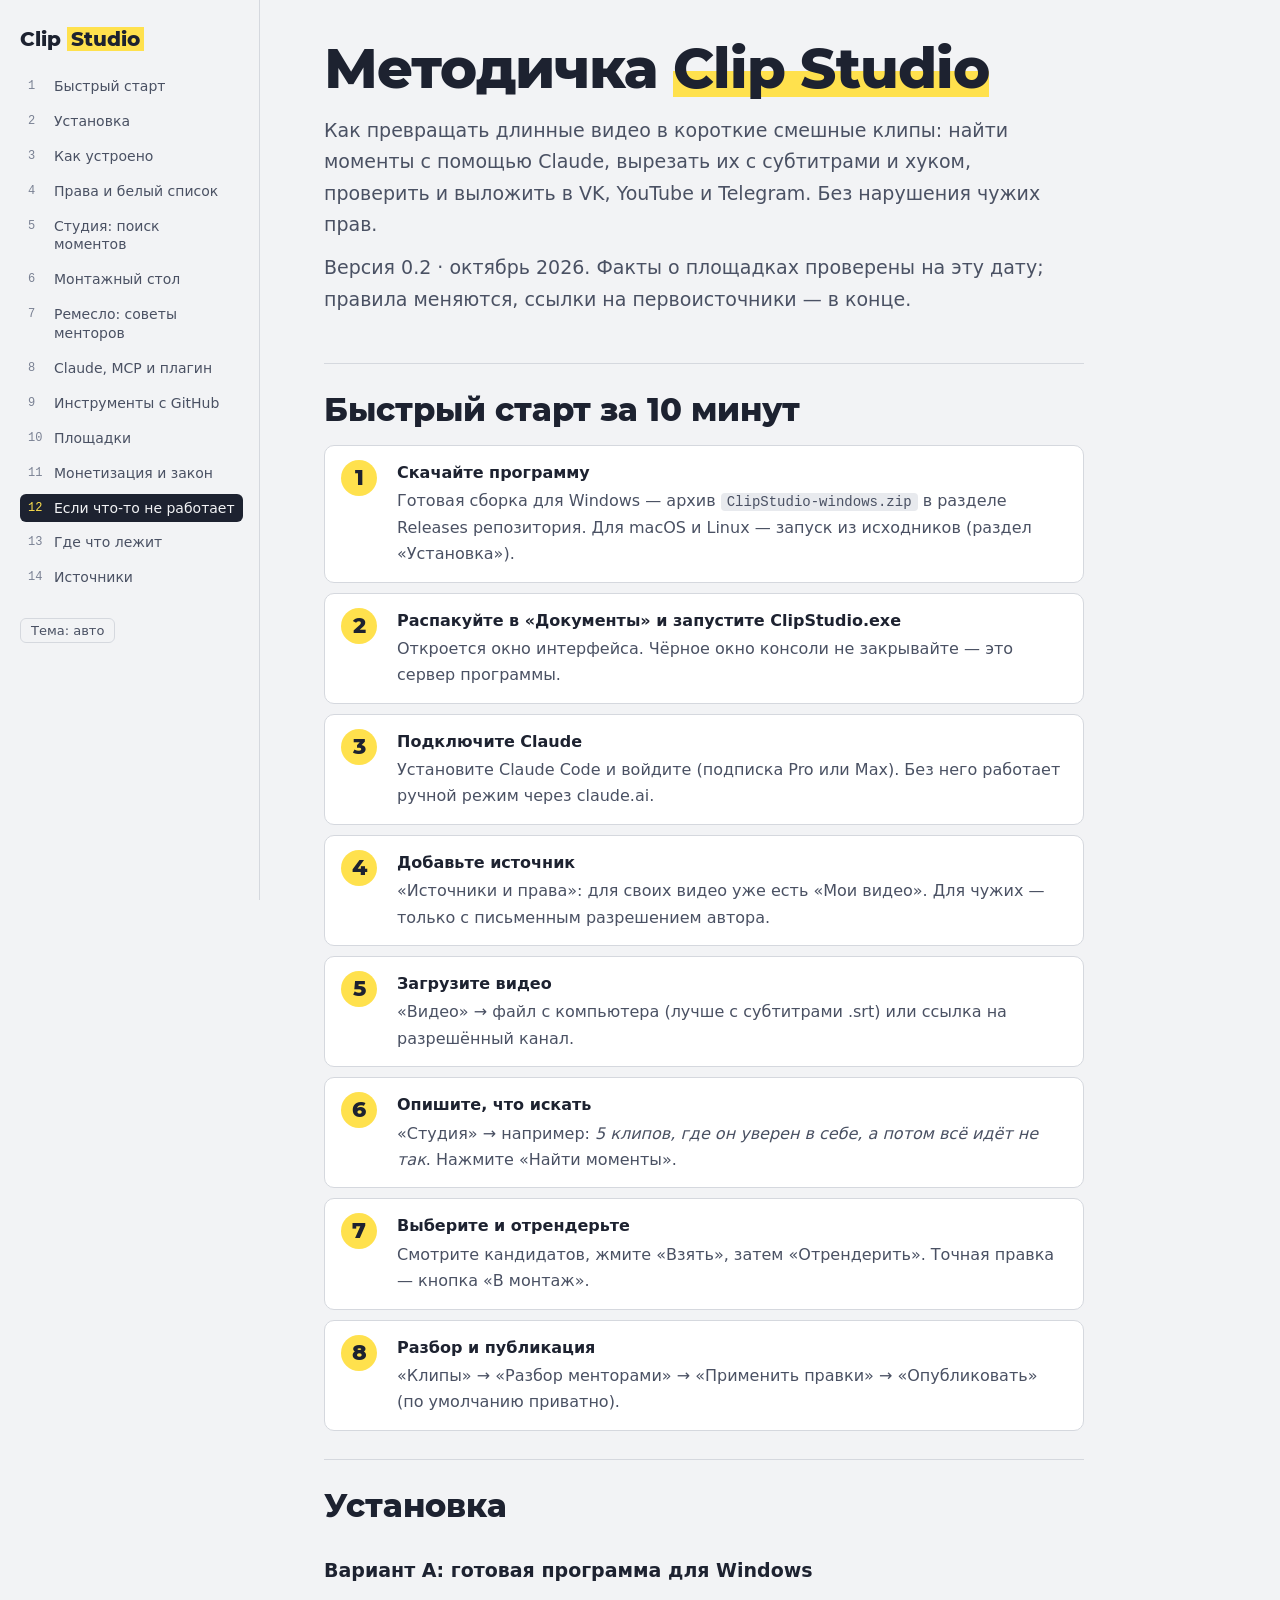
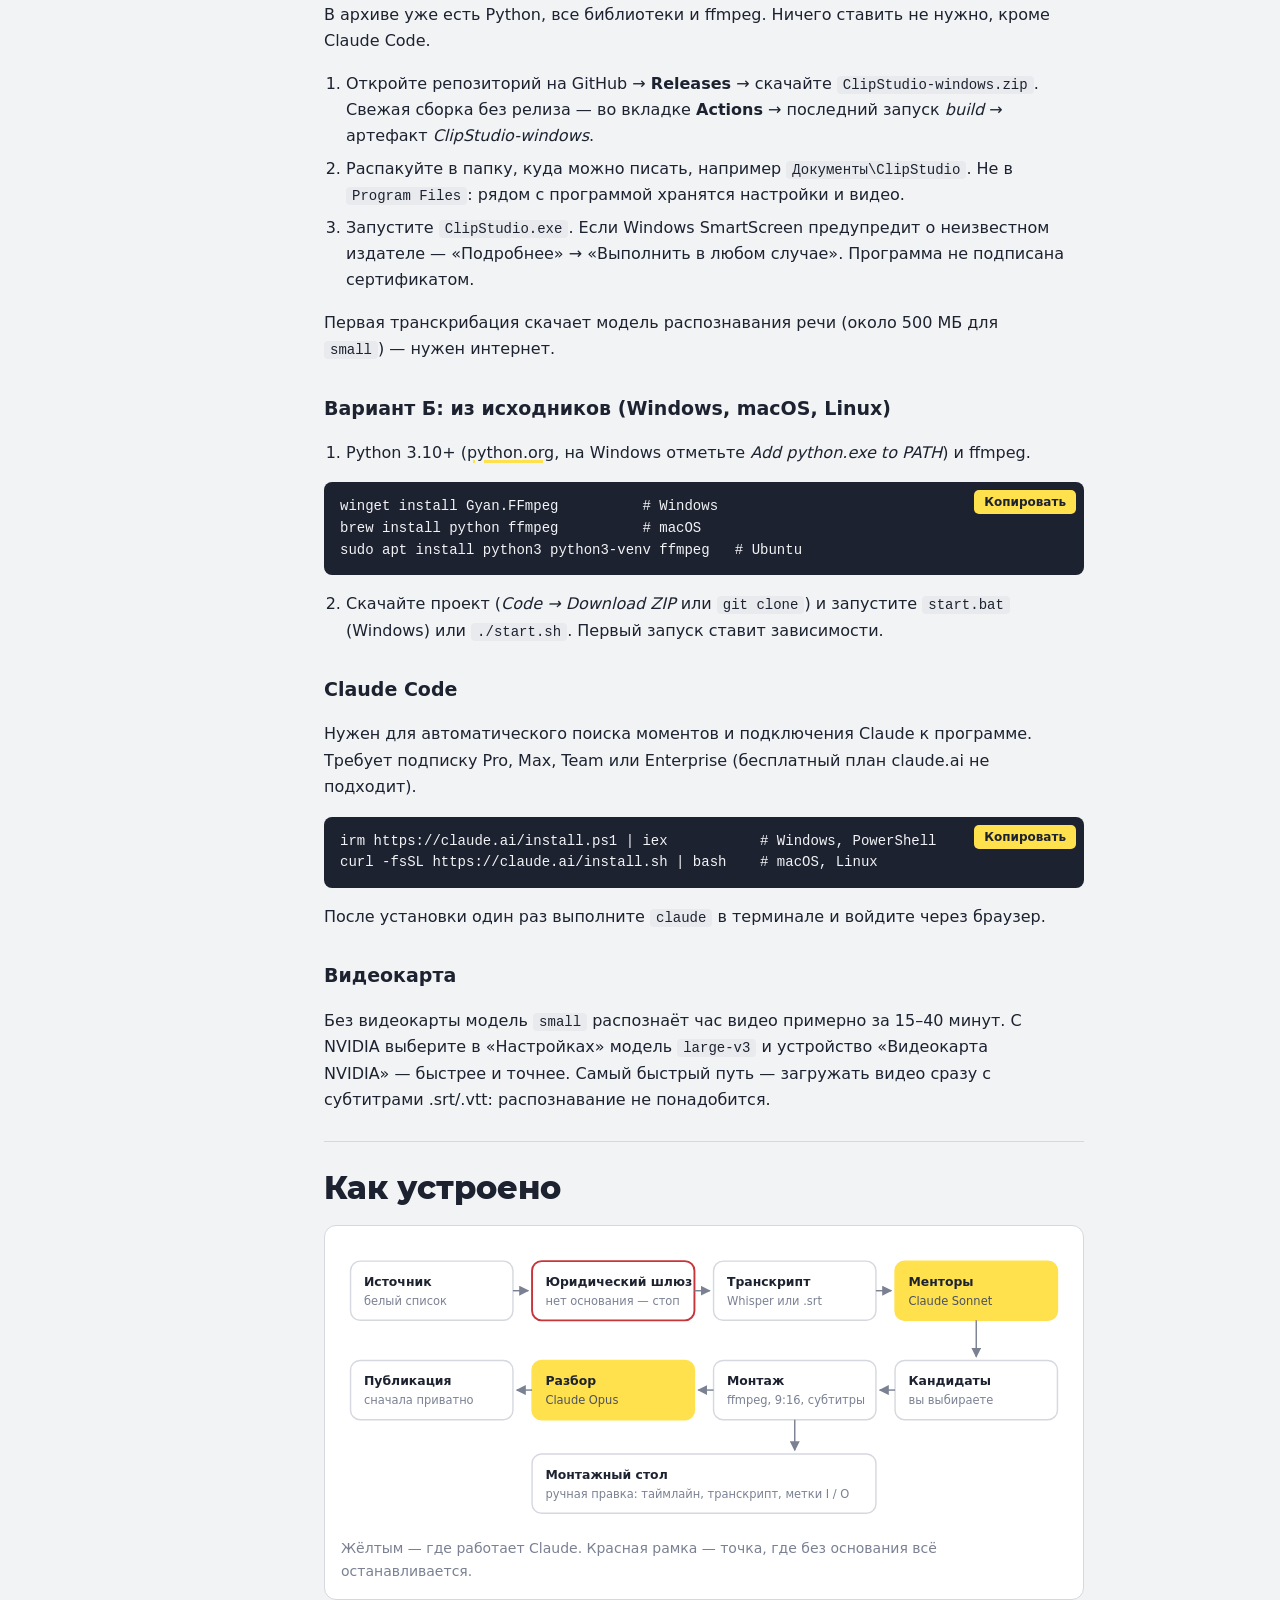
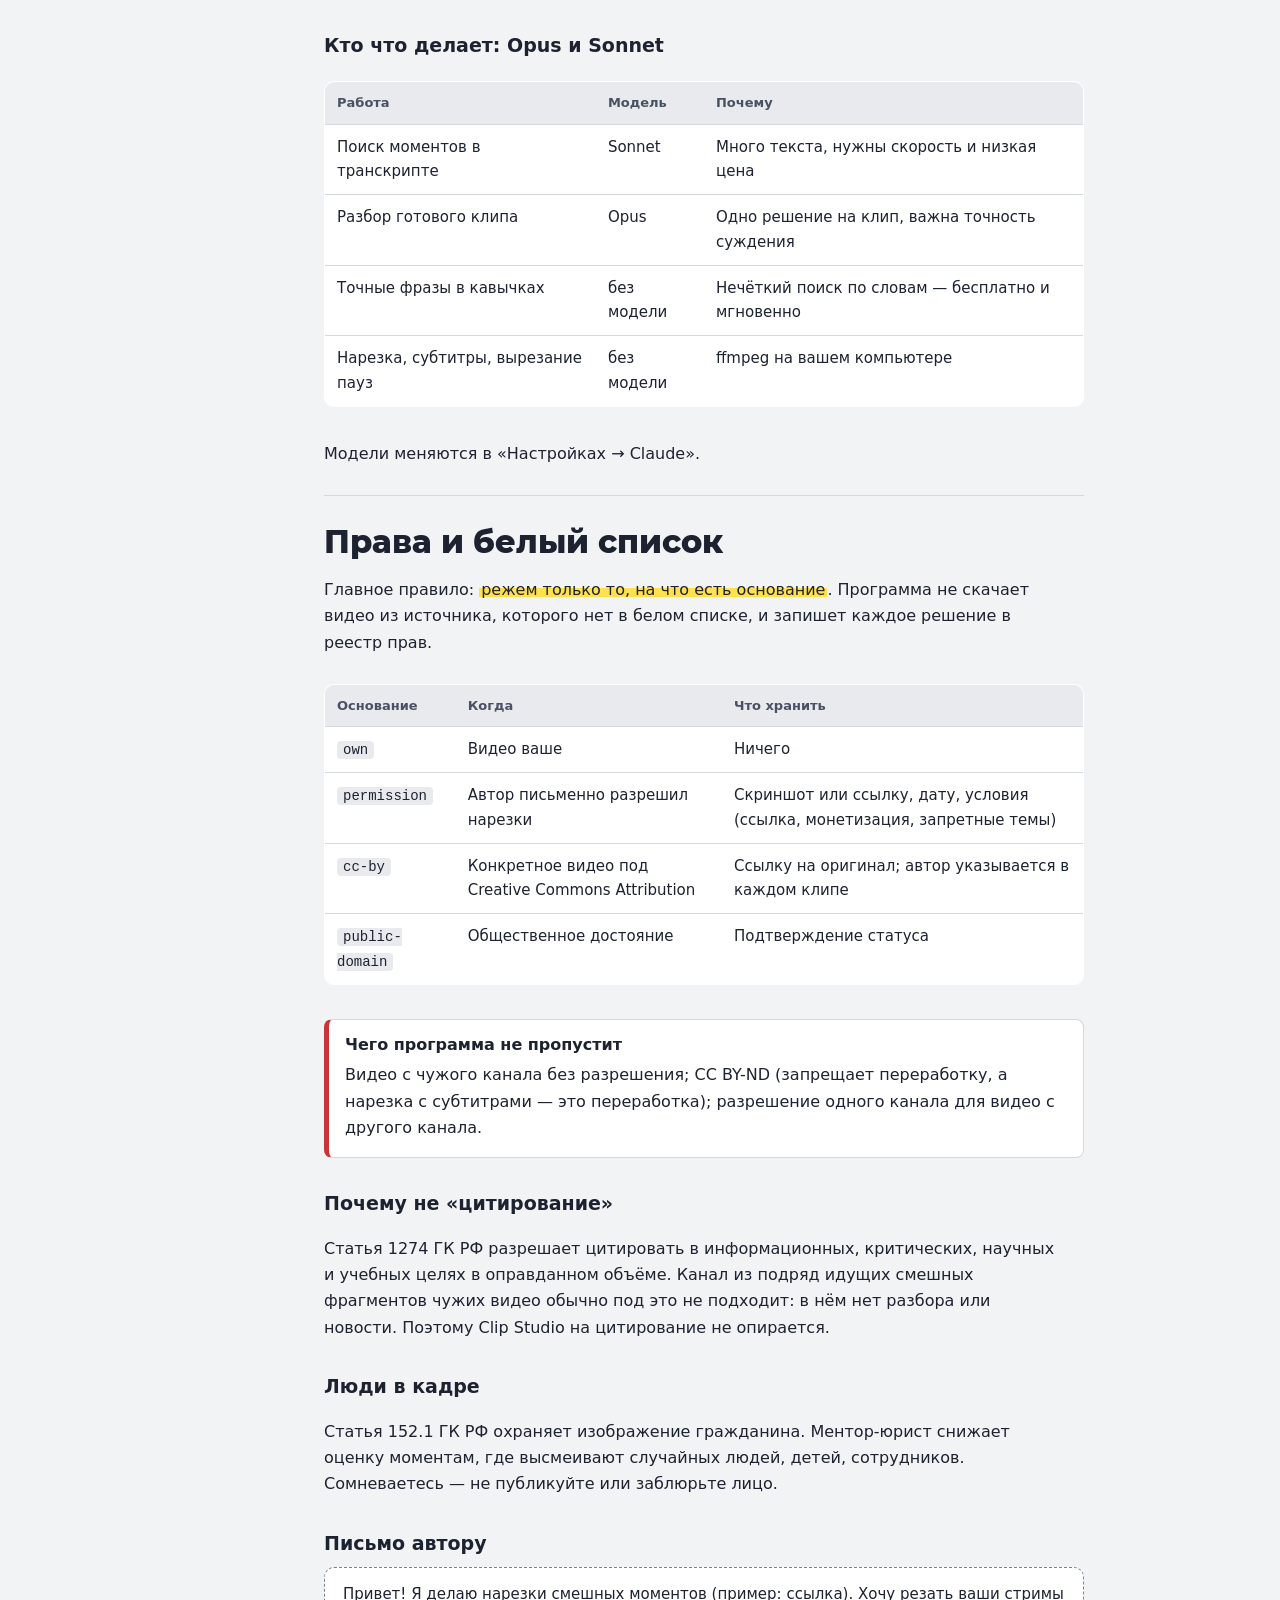
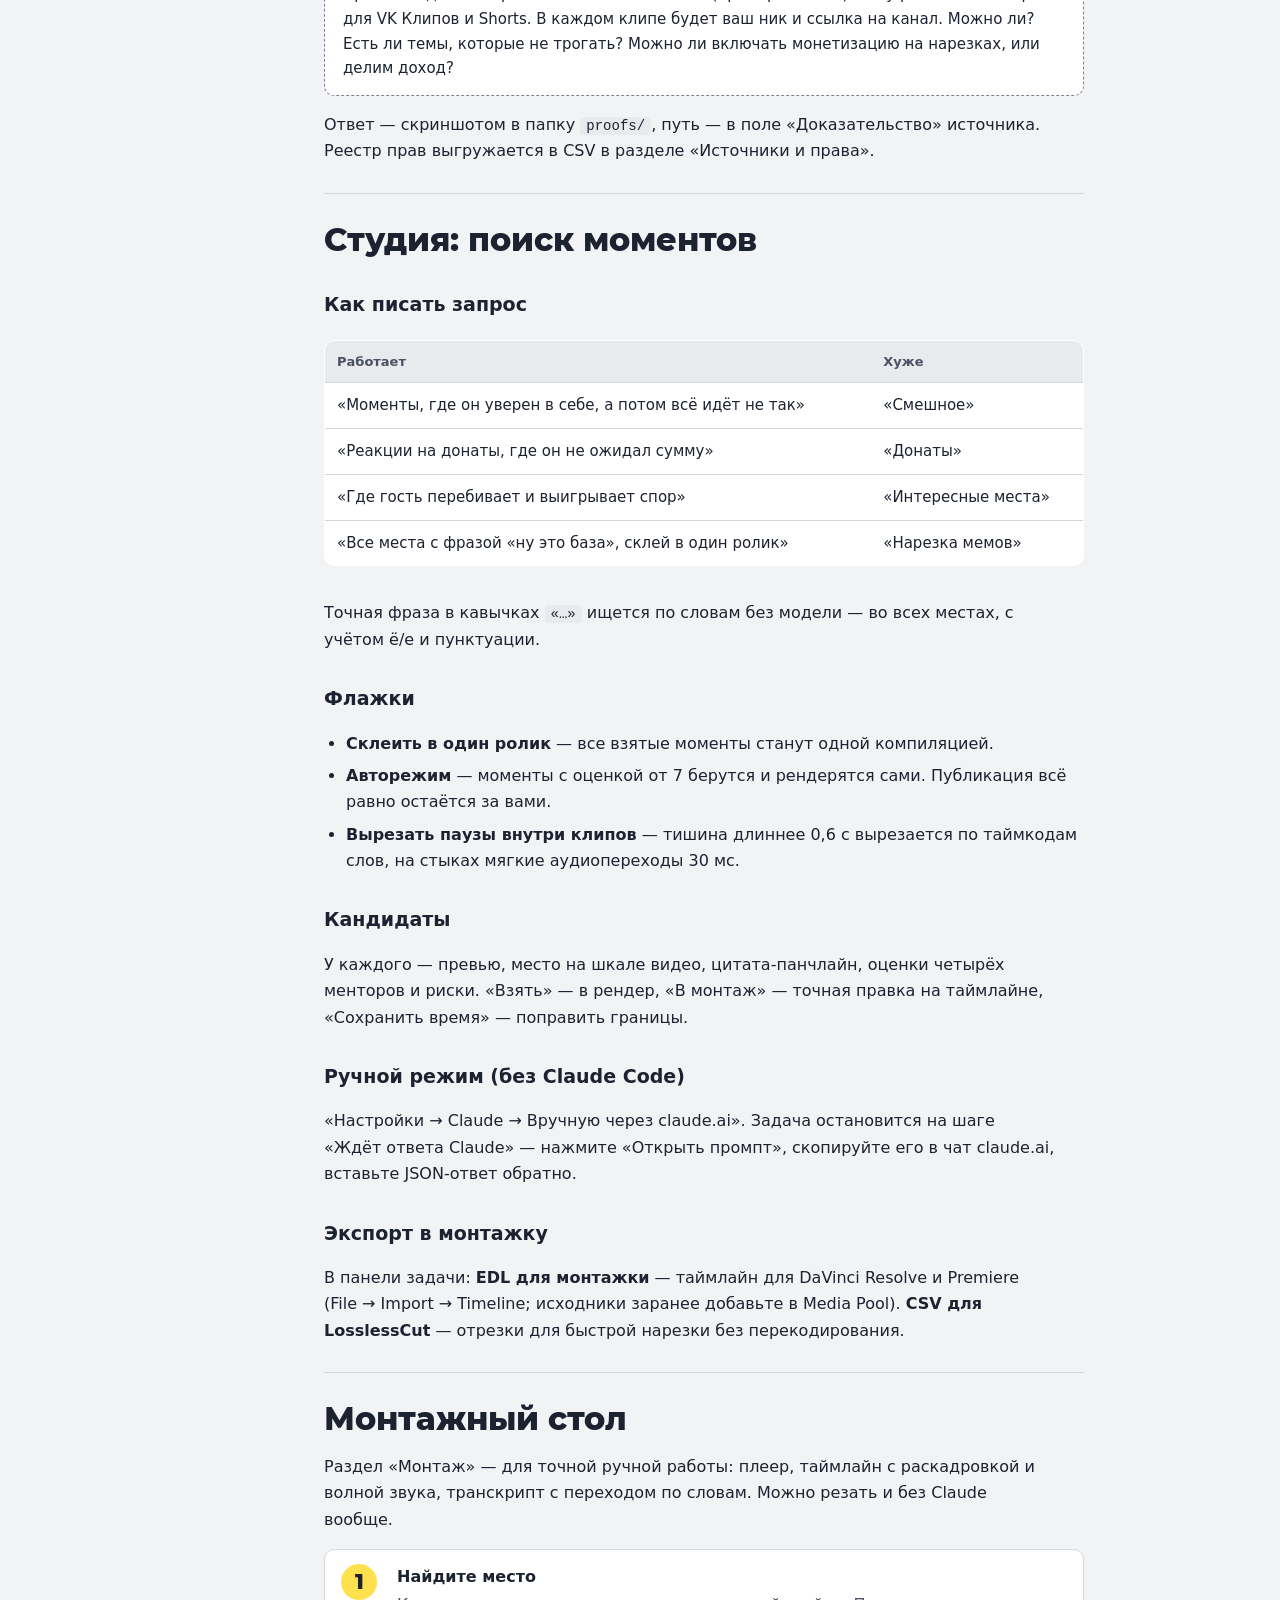
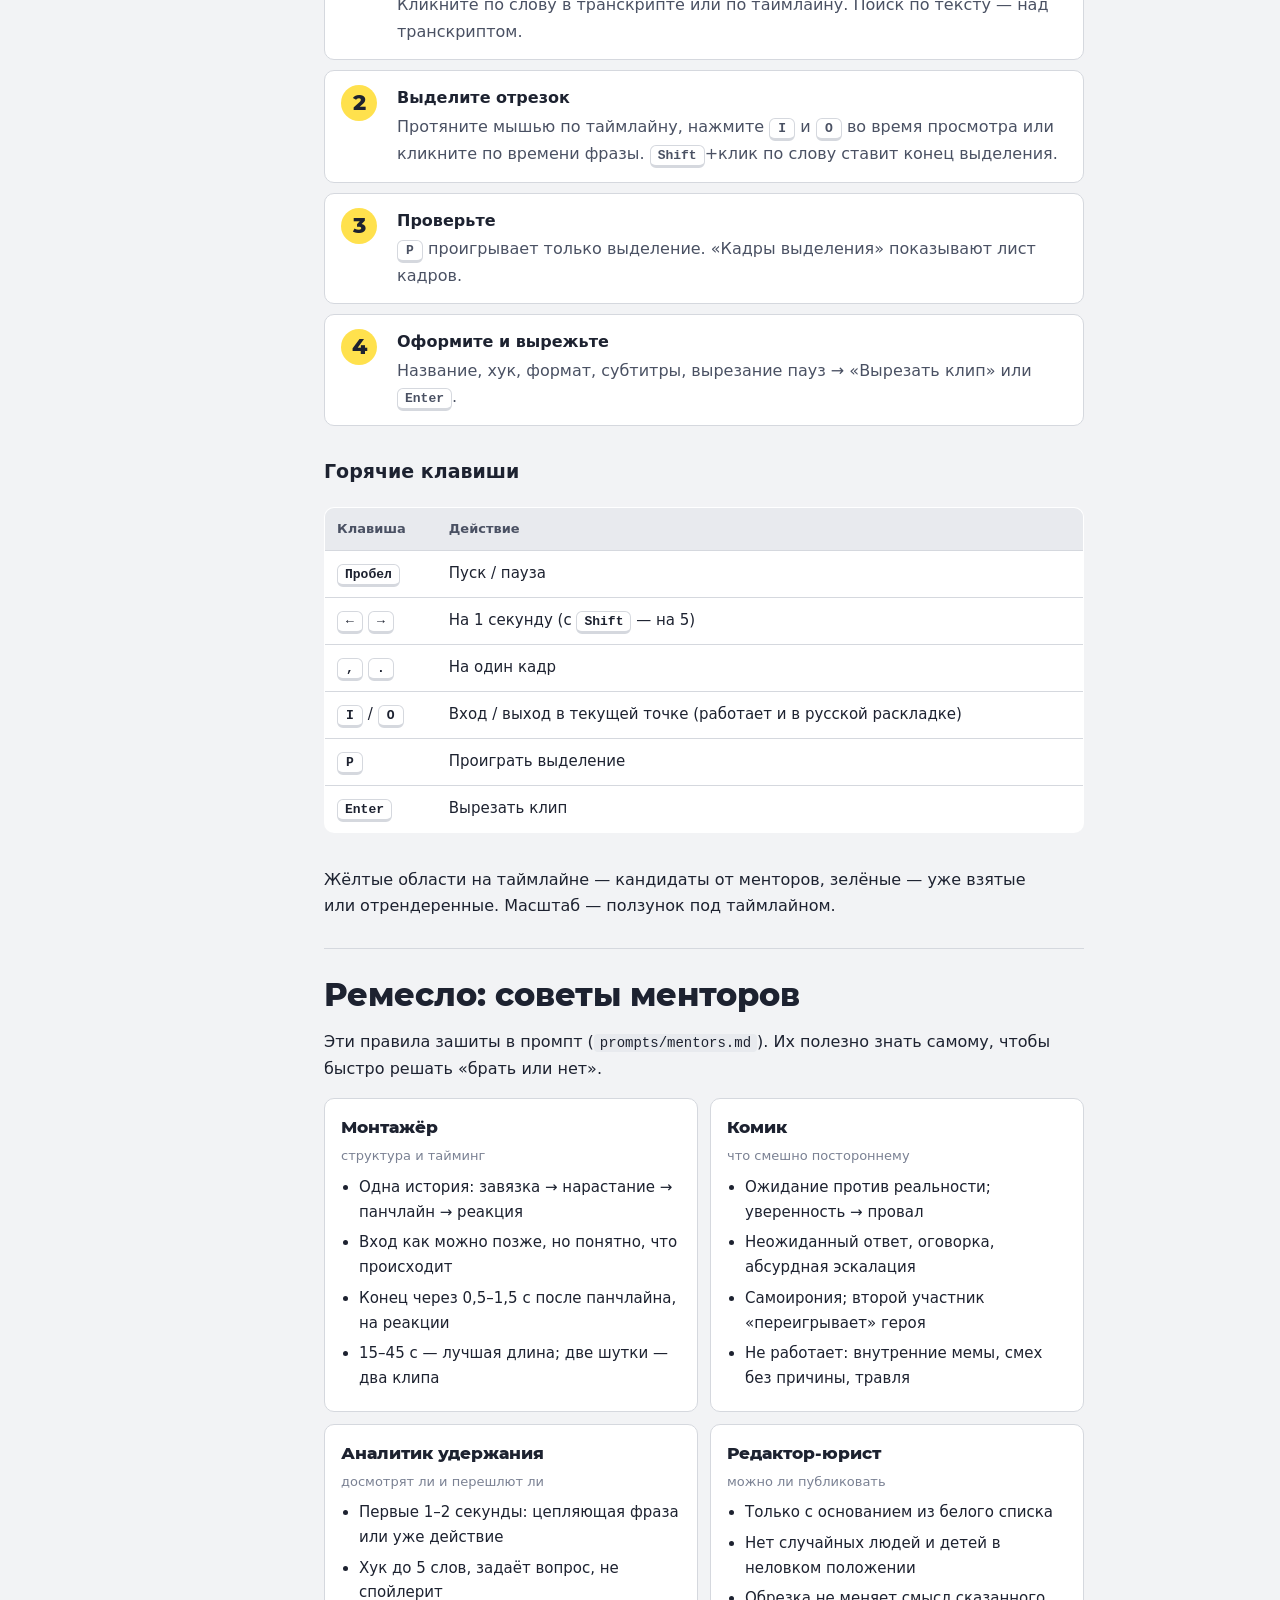
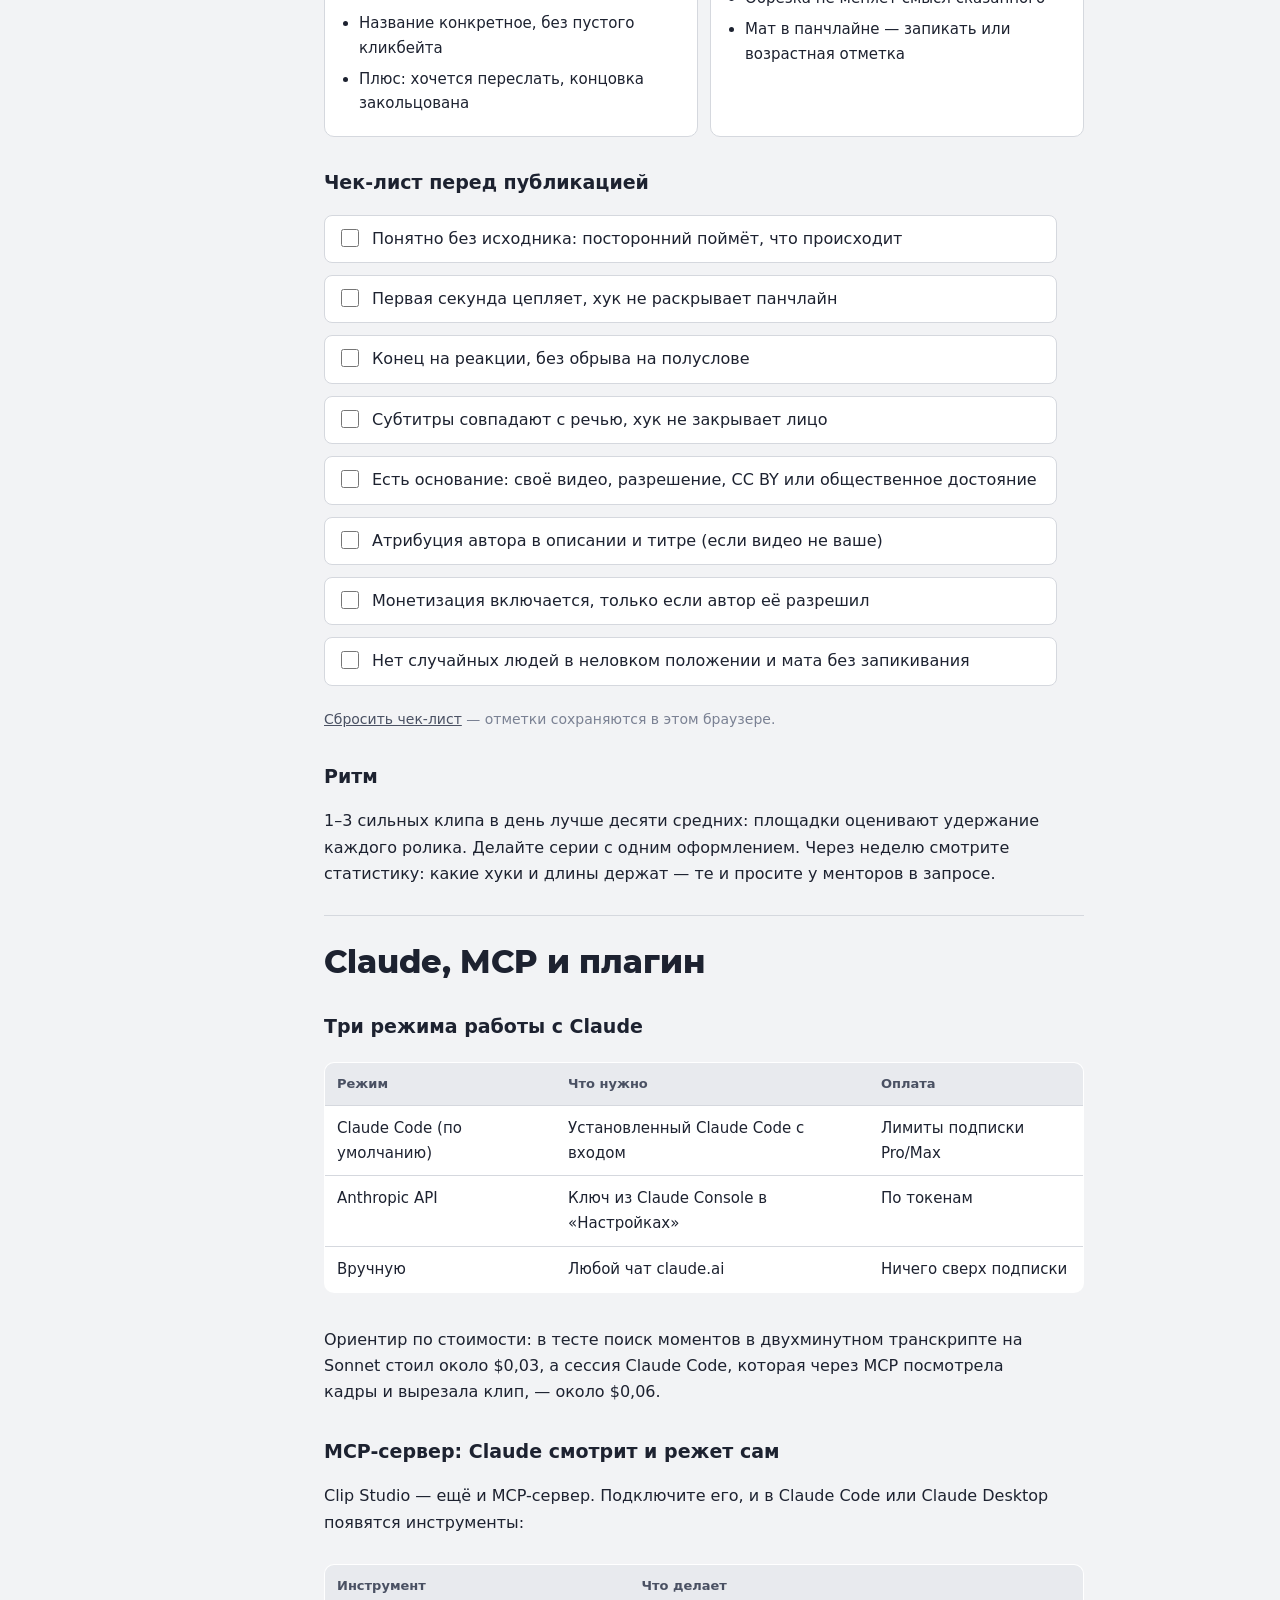
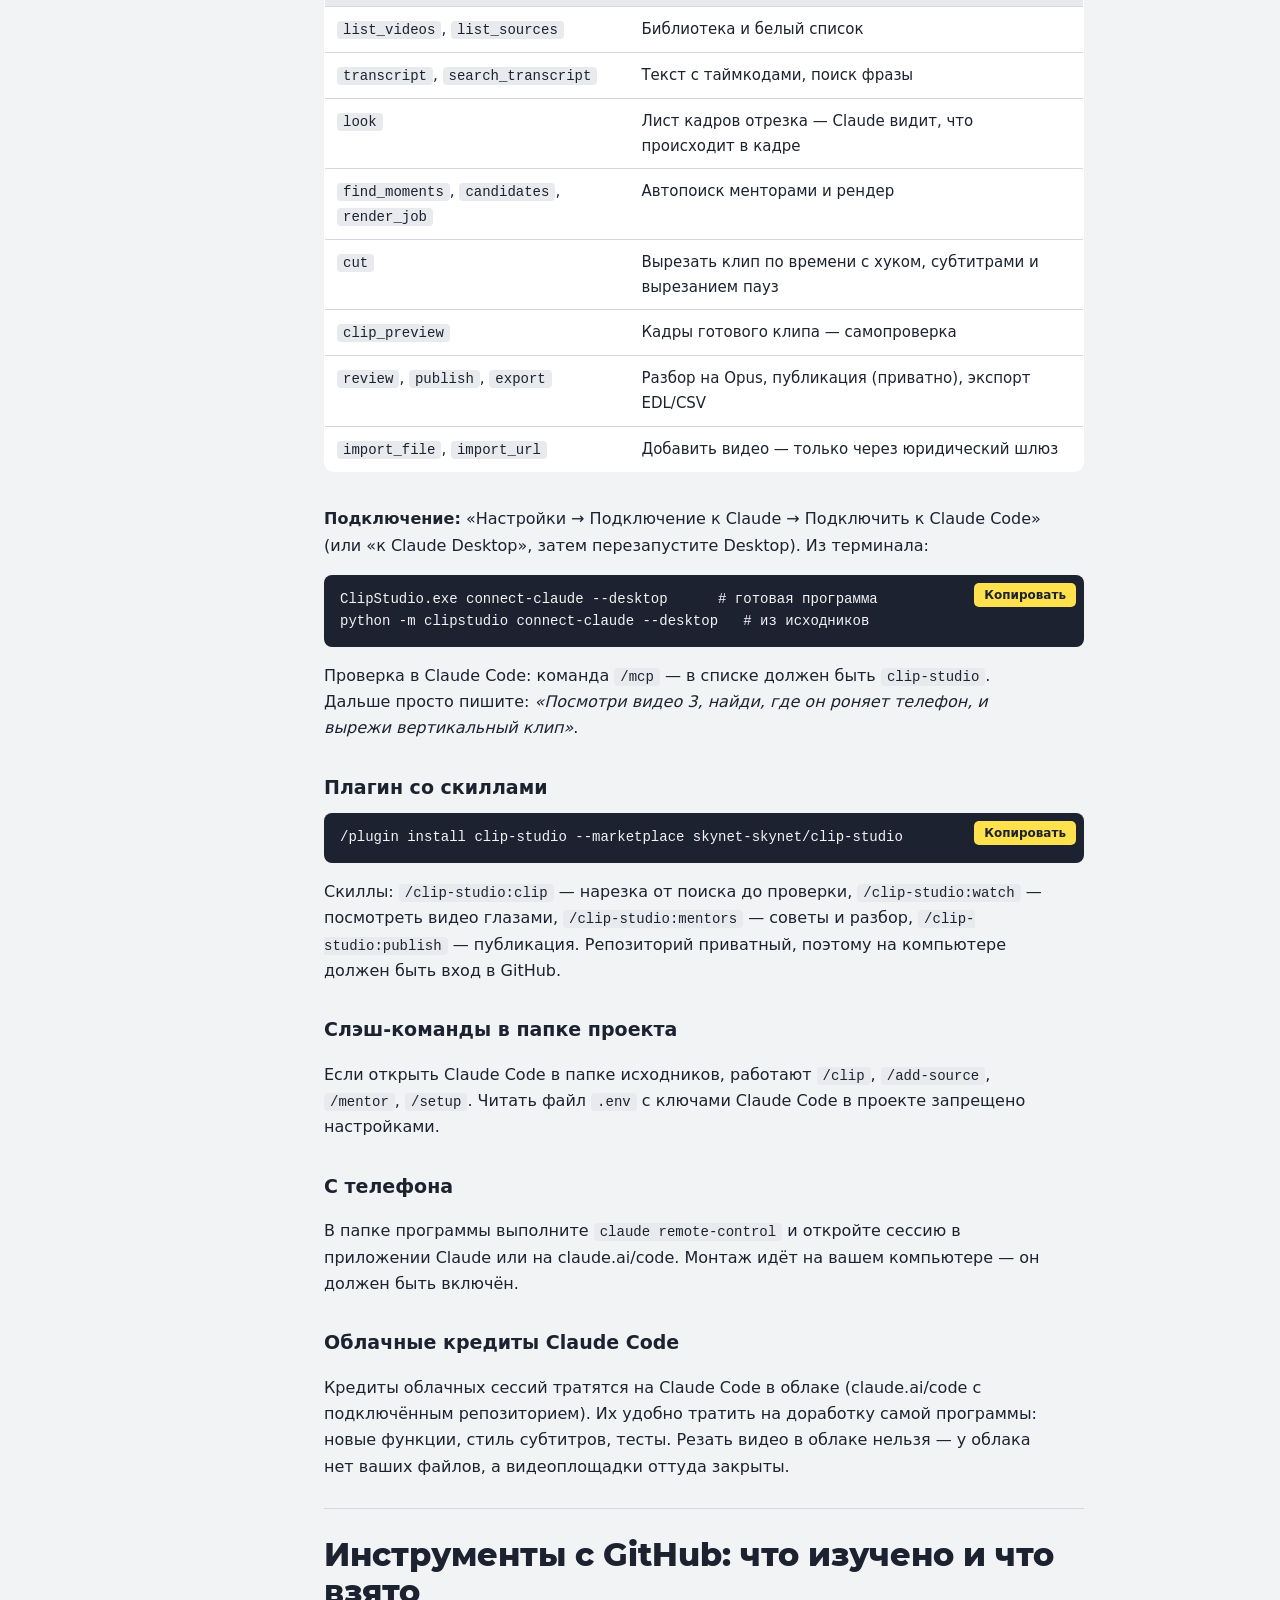
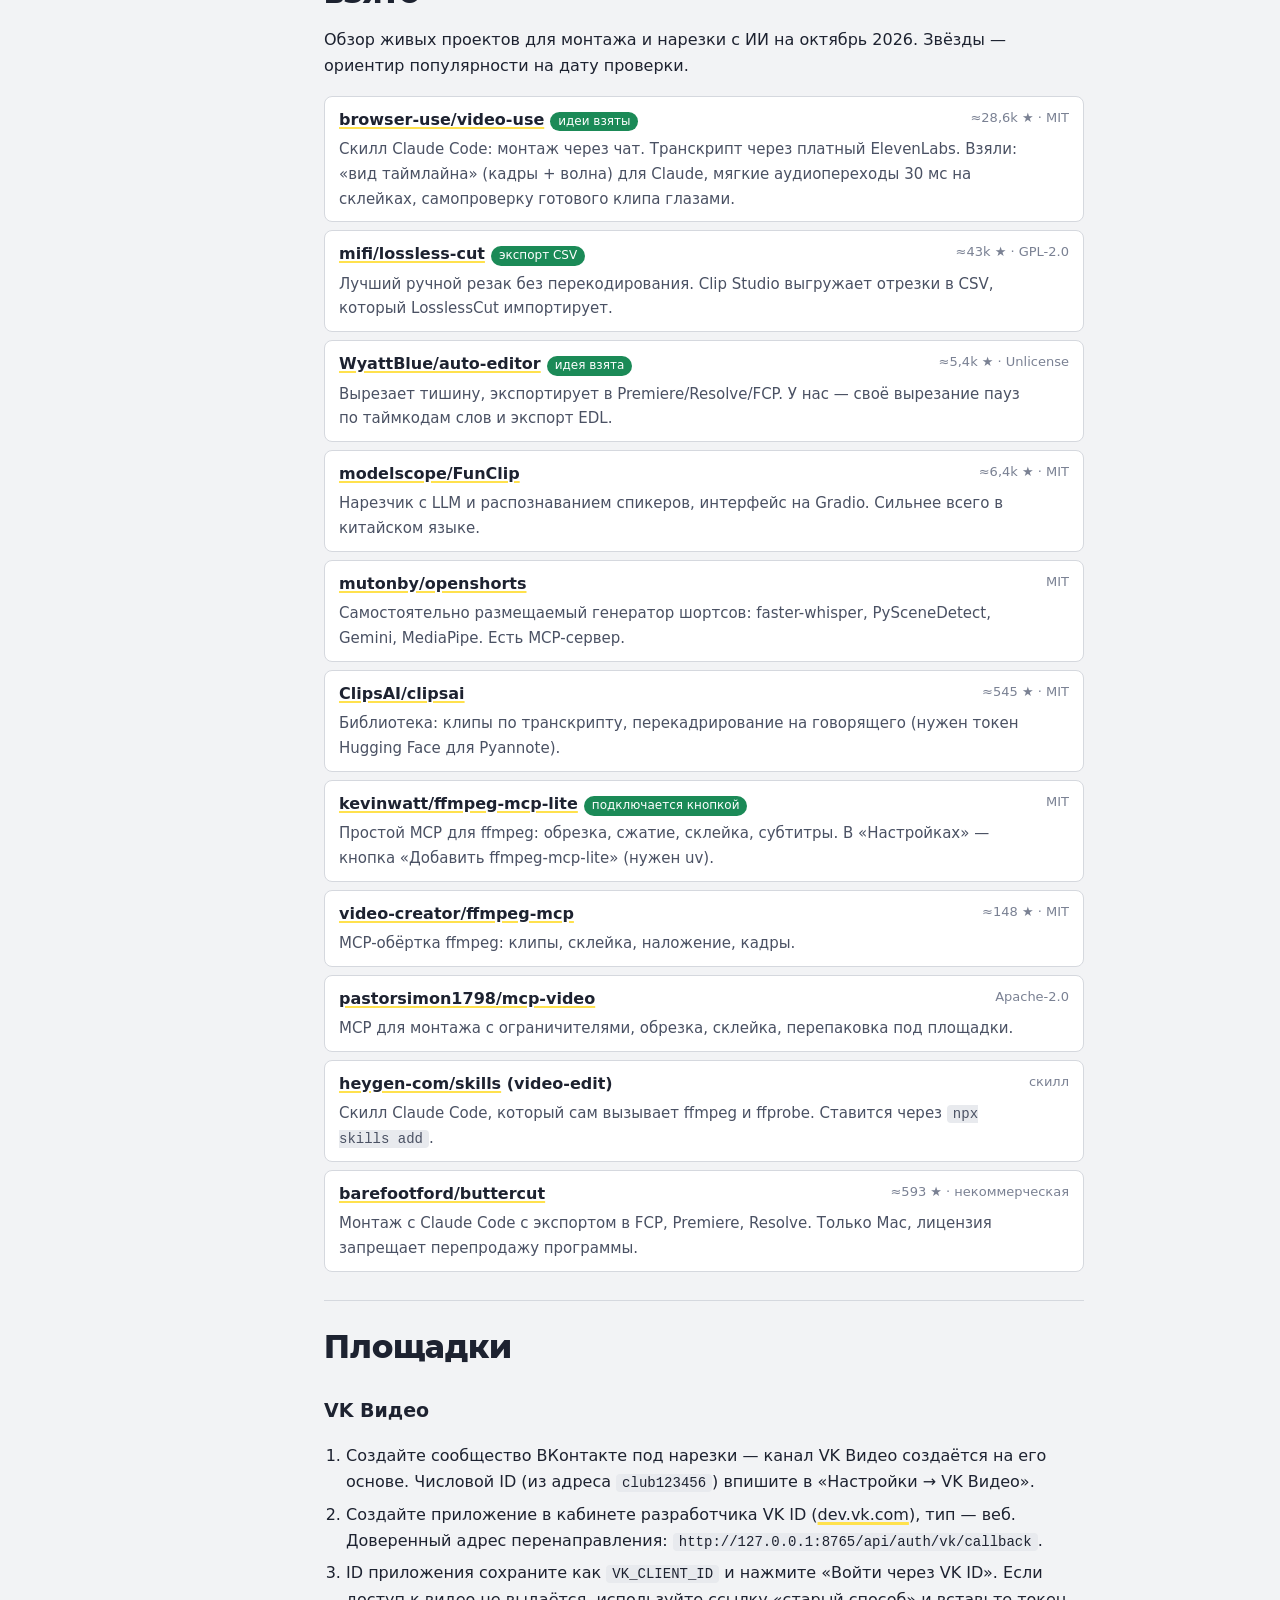
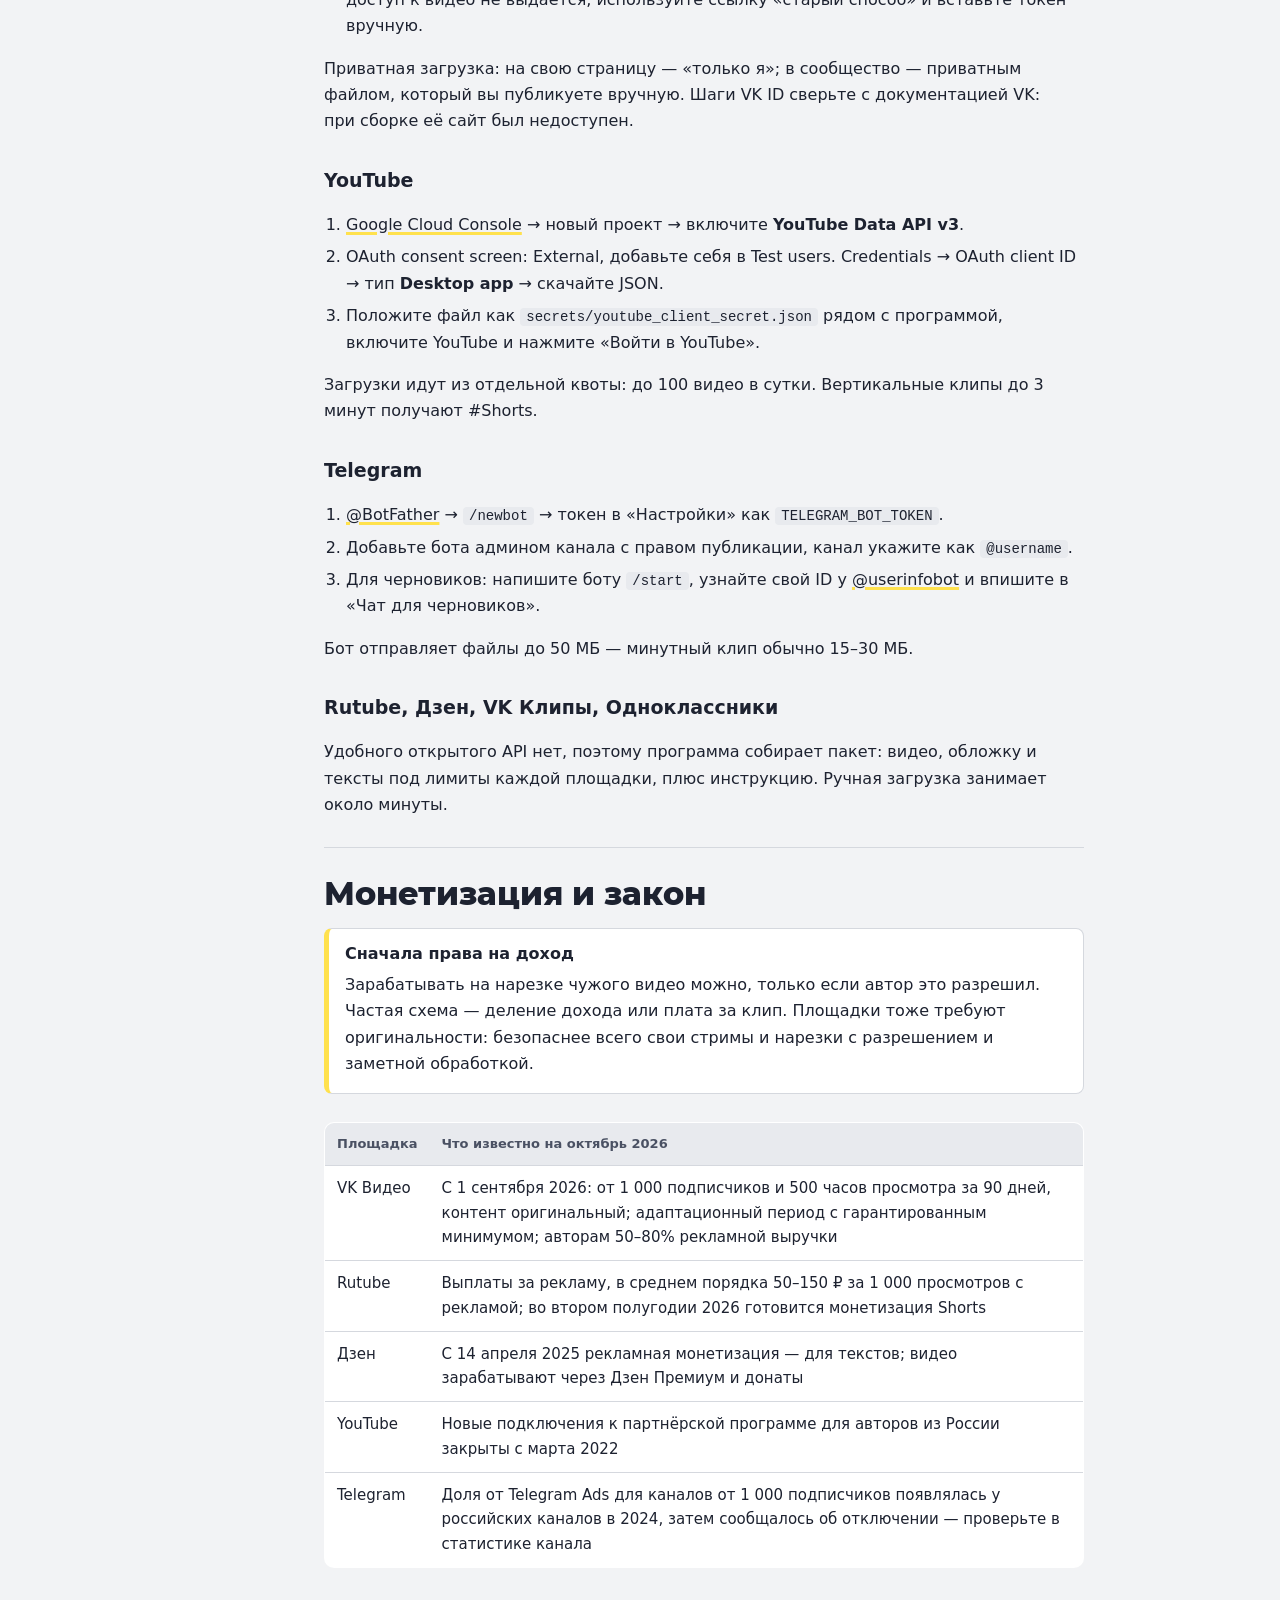
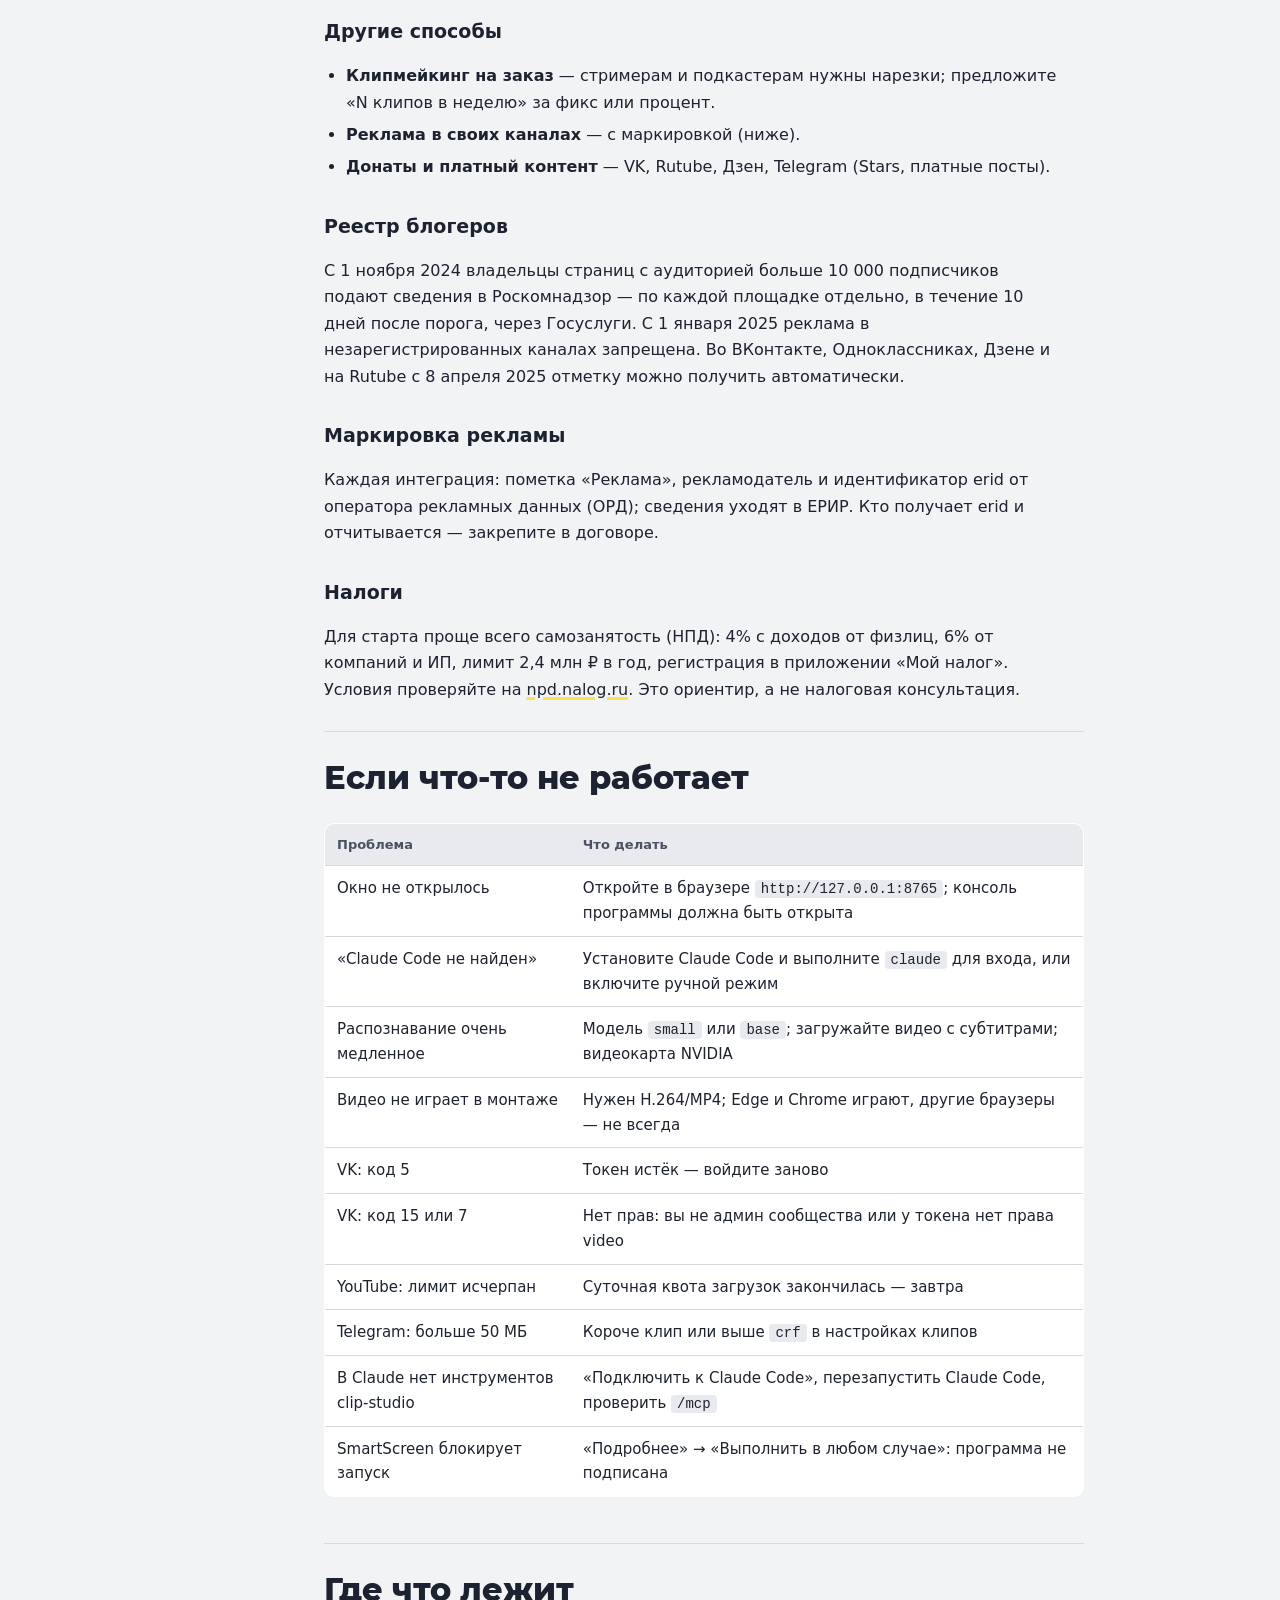
<file: docs/manual.html>
<!doctype html>
<html lang="ru">
<head>
<meta charset="utf-8">
<meta name="viewport" content="width=device-width, initial-scale=1">
<title>Методичка Clip Studio</title>
<style>
@font-face {
  font-family: "Clip Display";
  src: url("/fonts/Montserrat-ExtraBold.ttf") format("truetype"), url("../fonts/Montserrat-ExtraBold.ttf") format("truetype");
  font-weight: 800;
  font-display: swap;
}
:root {
  --paper: #f2f3f5; --surface: #ffffff; --sunken: #e8eaee; --ink: #1d2230; --ink-2: #4a5163; --ink-3: #7a8193;
  --line: #d5d8de; --marker: #ffe14d; --marker-ink: #1d2230; --cut: #c8343a; --go: #1b8a57; --focus: #2f6fed;
  --display: "Clip Display", "Montserrat", "Segoe UI", system-ui, sans-serif;
  --body: system-ui, "Segoe UI", Roboto, "Helvetica Neue", Arial, sans-serif;
  --mono: ui-monospace, "Cascadia Mono", Consolas, monospace;
  color-scheme: light;
}
@media (prefers-color-scheme: dark) {
  :root:not([data-theme="light"]) {
    --paper: #161922; --surface: #1f2330; --sunken: #262b39; --ink: #e9ebf0; --ink-2: #b7bccb; --ink-3: #8a90a2;
    --line: #343a4b; --cut: #ff6b70; --go: #3ccf8a; --focus: #7aa2ff; color-scheme: dark;
  }
}
:root[data-theme="dark"] {
  --paper: #161922; --surface: #1f2330; --sunken: #262b39; --ink: #e9ebf0; --ink-2: #b7bccb; --ink-3: #8a90a2;
  --line: #343a4b; --cut: #ff6b70; --go: #3ccf8a; --focus: #7aa2ff; color-scheme: dark;
}
* { box-sizing: border-box; }
html { scroll-behavior: smooth; scroll-padding-top: 16px; }
@media (prefers-reduced-motion: reduce) { html { scroll-behavior: auto; } }
body { margin: 0; background: var(--paper); color: var(--ink); font: 16px/1.65 var(--body); -webkit-font-smoothing: antialiased; }
a { color: inherit; text-decoration-color: var(--marker); text-decoration-thickness: 3px; text-underline-offset: 2px; }
a:hover { text-decoration-color: var(--ink); }
:focus-visible { outline: 2px solid var(--focus); outline-offset: 2px; }

.layout { display: grid; grid-template-columns: 260px minmax(0, 1fr); max-width: 1320px; margin: 0 auto; }
nav.toc { position: sticky; top: 0; align-self: start; height: 100vh; overflow-y: auto; padding: 28px 16px 40px 20px; border-right: 1px solid var(--line); }
.brand { font-family: var(--display); font-size: 20px; line-height: 1.1; margin-bottom: 22px; }
.brand mark { background: var(--marker); color: var(--marker-ink); padding: 0 4px; }
nav.toc ol { list-style: none; margin: 0; padding: 0; counter-reset: s; }
nav.toc li { counter-increment: s; }
nav.toc a { display: grid; grid-template-columns: 26px 1fr; padding: 5px 8px; border-radius: 6px; text-decoration: none; color: var(--ink-2); font-size: 14px; line-height: 1.35; }
nav.toc a::before { content: counter(s); font: 12px var(--mono); color: var(--ink-3); padding-top: 2px; }
nav.toc a:hover { background: var(--sunken); color: var(--ink); }
nav.toc a.active { background: var(--ink); color: var(--paper); }
nav.toc a.active::before { color: var(--marker); }
.theme { margin-top: 20px; border: 1px solid var(--line); background: none; border-radius: 6px; padding: 4px 10px; color: var(--ink-2); cursor: pointer; font: 13px var(--body); }

main { padding: 40px clamp(18px, 5vw, 64px) 120px; min-width: 0; }
.wrap { max-width: 760px; }
header.hero { margin-bottom: 48px; }
header.hero h1 { font-family: var(--display); font-size: clamp(34px, 5vw, 56px); line-height: 1.02; margin: 0 0 18px; letter-spacing: -0.015em; }
header.hero h1 span { background: linear-gradient(transparent 55%, var(--marker) 55%, var(--marker) 92%, transparent 92%); }
header.hero p { font-size: 19px; color: var(--ink-2); margin: 0 0 12px; max-width: 62ch; }
.meta { font-size: 14px; color: var(--ink-3); }

section { padding-top: 28px; margin-top: 28px; border-top: 1px solid var(--line); }
section > h2 { font-family: var(--display); font-size: clamp(24px, 3vw, 32px); line-height: 1.15; margin: 0 0 14px; }
h3 { font-size: 19px; margin: 30px 0 8px; }
h4 { font-size: 16px; margin: 20px 0 6px; }
p, li { max-width: 72ch; }
ul, ol { padding-left: 22px; }
li { margin-bottom: 6px; }
strong { font-weight: 700; }
mark.hl { background: linear-gradient(transparent 40%, var(--marker) 40%, var(--marker) 90%, transparent 90%); color: inherit; padding: 0 2px; }

.steps { list-style: none; padding: 0; counter-reset: st; display: grid; gap: 10px; }
.steps > li { counter-increment: st; display: grid; grid-template-columns: 44px 1fr; gap: 12px; background: var(--surface); border: 1px solid var(--line); border-radius: 10px; padding: 14px 16px; max-width: none; margin: 0; }
.steps > li::before { content: counter(st); font-family: var(--display); font-size: 22px; line-height: 1; width: 36px; height: 36px; display: grid; place-items: center; background: var(--marker); color: var(--marker-ink); border-radius: 50%; }
.steps > li p { margin: 2px 0 0; color: var(--ink-2); }
.steps > li b { display: block; }

code { font: 14px var(--mono); background: var(--sunken); padding: 1px 6px; border-radius: 4px; }
.cmd { position: relative; margin: 10px 0 14px; }
.cmd pre { margin: 0; background: var(--ink); color: var(--paper); padding: 14px 16px; padding-right: 96px; border-radius: 8px; overflow-x: auto; font: 14px/1.55 var(--mono); }
:root[data-theme="dark"] .cmd pre { background: #0d1017; color: #e9ebf0; }
@media (prefers-color-scheme: dark) { :root:not([data-theme="light"]) .cmd pre { background: #0d1017; color: #e9ebf0; } }
.cmd button { position: absolute; top: 8px; right: 8px; border: 0; background: var(--marker); color: var(--marker-ink); font: 600 12px var(--body); padding: 5px 10px; border-radius: 5px; cursor: pointer; }

table { width: 100%; border-collapse: collapse; font-size: 15px; margin: 12px 0 18px; background: var(--surface); border: 1px solid var(--line); border-radius: 10px; overflow: hidden; }
th, td { text-align: left; padding: 10px 12px; border-bottom: 1px solid var(--line); vertical-align: top; }
th { font-size: 13px; color: var(--ink-2); font-weight: 600; background: var(--sunken); }
tr:last-child td { border-bottom: 0; }
.tw { overflow-x: auto; }

.note { background: var(--surface); border: 1px solid var(--line); border-left: 5px solid var(--marker); border-radius: 8px; padding: 12px 16px; margin: 16px 0; }
.note.stop { border-left-color: var(--cut); }
.note.ok { border-left-color: var(--go); }
.note p { margin: 4px 0; }
.note > b:first-child { display: block; }

kbd { display: inline-block; min-width: 26px; text-align: center; font: 600 13px var(--mono); padding: 2px 7px; border: 1px solid var(--line); border-bottom-width: 3px; border-radius: 6px; background: var(--surface); }

.mentors { display: grid; grid-template-columns: repeat(2, minmax(0, 1fr)); gap: 12px; margin: 14px 0; }
.mentor { background: var(--surface); border: 1px solid var(--line); border-radius: 10px; padding: 14px 16px; }
.mentor h4 { margin: 0 0 6px; font-family: var(--display); font-size: 17px; }
.mentor ul { margin: 0; padding-left: 18px; font-size: 15px; }
.mentor .role { font-size: 13px; color: var(--ink-3); margin: -2px 0 8px; }

.checklist { list-style: none; padding: 0; display: grid; gap: 6px; }
.checklist label { display: flex; gap: 10px; align-items: flex-start; background: var(--surface); border: 1px solid var(--line); border-radius: 8px; padding: 10px 12px; cursor: pointer; }
.checklist input { width: 18px; height: 18px; margin-top: 3px; accent-color: var(--go); flex: none; }
.checklist input:checked + span { color: var(--ink-3); text-decoration: line-through; }
.check-actions { font-size: 14px; color: var(--ink-3); margin-top: 8px; }
.check-actions button { border: 0; background: none; color: var(--ink-2); text-decoration: underline; cursor: pointer; font: inherit; padding: 0; }

figure.flow { margin: 18px 0; background: var(--surface); border: 1px solid var(--line); border-radius: 12px; padding: 16px; }
figure.flow svg { width: 100%; height: auto; display: block; }
figure.flow figcaption { font-size: 14px; color: var(--ink-3); margin-top: 8px; }
.fl-box { fill: var(--surface); stroke: var(--line); stroke-width: 1.5; }
.fl-box.hl { fill: var(--marker); stroke: var(--marker); }
.fl-box.stop { stroke: var(--cut); stroke-width: 2; }
.fl-t { font: 600 13px var(--body); fill: var(--ink); }
.fl-s { font: 12px var(--body); fill: var(--ink-3); }
.fl-t.dark { fill: #1d2230; }
.fl-s.dark { fill: #4a5163; }
.fl-a { stroke: var(--ink-3); stroke-width: 1.5; fill: none; marker-end: url(#arr); }

.tools { display: grid; gap: 8px; }
.tool { display: grid; grid-template-columns: minmax(0, 1fr) auto; gap: 4px 12px; background: var(--surface); border: 1px solid var(--line); border-radius: 8px; padding: 10px 14px; }
.tool .n { font-weight: 700; }
.tool .n a { text-decoration-thickness: 2px; }
.tool .v { font-size: 13px; color: var(--ink-3); text-align: right; white-space: nowrap; }
.tool p { grid-column: 1 / -1; margin: 0; font-size: 15px; color: var(--ink-2); }
.tag { display: inline-block; font-size: 12px; padding: 0 8px; border-radius: 999px; background: var(--sunken); color: var(--ink-2); margin-left: 6px; font-weight: 500; }
.tag.use { background: var(--go); color: #fff; }

.letter { background: var(--surface); border: 1px dashed var(--ink-3); border-radius: 10px; padding: 14px 18px; font-size: 15px; }

footer { margin-top: 60px; padding-top: 20px; border-top: 1px solid var(--line); color: var(--ink-3); font-size: 14px; }

@media (max-width: 920px) {
  .layout { grid-template-columns: minmax(0, 1fr); }
  nav.toc { position: static; height: auto; border-right: 0; border-bottom: 1px solid var(--line); padding: 16px; }
  nav.toc ol { display: flex; flex-wrap: wrap; gap: 4px; }
  nav.toc a { grid-template-columns: auto; padding: 4px 10px; border: 1px solid var(--line); border-radius: 999px; font-size: 13px; }
  nav.toc a::before { display: none; }
  .mentors { grid-template-columns: 1fr; }
}
@media print {
  nav.toc, .cmd button, .theme, .check-actions { display: none !important; }
  .layout { display: block; }
  body { background: #fff; }
  section { break-inside: avoid-page; }
}
</style>
</head>
<body>
<div class="layout">
  <nav class="toc" aria-label="Содержание">
    <div class="brand">Clip <mark>Studio</mark></div>
    <ol>
      <li><a href="#start">Быстрый старт</a></li>
      <li><a href="#install">Установка</a></li>
      <li><a href="#how">Как устроено</a></li>
      <li><a href="#rights">Права и белый список</a></li>
      <li><a href="#studio">Студия: поиск моментов</a></li>
      <li><a href="#editor">Монтажный стол</a></li>
      <li><a href="#mentors">Ремесло: советы менторов</a></li>
      <li><a href="#claude">Claude, MCP и плагин</a></li>
      <li><a href="#tools">Инструменты с GitHub</a></li>
      <li><a href="#platforms">Площадки</a></li>
      <li><a href="#money">Монетизация и закон</a></li>
      <li><a href="#trouble">Если что-то не работает</a></li>
      <li><a href="#files">Где что лежит</a></li>
      <li><a href="#sources">Источники</a></li>
    </ol>
    <button class="theme" id="theme" type="button">Тема: авто</button>
  </nav>

  <main>
  <div class="wrap">
    <header class="hero">
      <h1>Методичка <span>Clip Studio</span></h1>
      <p>Как превращать длинные видео в короткие смешные клипы: найти моменты с помощью Claude, вырезать их с субтитрами и хуком, проверить и выложить в VK, YouTube и Telegram. Без нарушения чужих прав.</p>
      <p class="meta">Версия 0.2 · октябрь 2026. Факты о площадках проверены на эту дату; правила меняются, ссылки на первоисточники — в конце.</p>
    </header>

    <!-- 1 -->
    <section id="start">
      <h2>Быстрый старт за 10 минут</h2>
      <ol class="steps">
        <li><div><b>Скачайте программу</b><p>Готовая сборка для Windows — архив <code>ClipStudio-windows.zip</code> в разделе Releases репозитория. Для macOS и Linux — запуск из исходников (раздел «Установка»).</p></div></li>
        <li><div><b>Распакуйте в «Документы» и запустите ClipStudio.exe</b><p>Откроется окно интерфейса. Чёрное окно консоли не закрывайте — это сервер программы.</p></div></li>
        <li><div><b>Подключите Claude</b><p>Установите Claude Code и войдите (подписка Pro или Max). Без него работает ручной режим через claude.ai.</p></div></li>
        <li><div><b>Добавьте источник</b><p>«Источники и права»: для своих видео уже есть «Мои видео». Для чужих — только с письменным разрешением автора.</p></div></li>
        <li><div><b>Загрузите видео</b><p>«Видео» → файл с компьютера (лучше с субтитрами .srt) или ссылка на разрешённый канал.</p></div></li>
        <li><div><b>Опишите, что искать</b><p>«Студия» → например: <i>5 клипов, где он уверен в себе, а потом всё идёт не так</i>. Нажмите «Найти моменты».</p></div></li>
        <li><div><b>Выберите и отрендерьте</b><p>Смотрите кандидатов, жмите «Взять», затем «Отрендерить». Точная правка — кнопка «В монтаж».</p></div></li>
        <li><div><b>Разбор и публикация</b><p>«Клипы» → «Разбор менторами» → «Применить правки» → «Опубликовать» (по умолчанию приватно).</p></div></li>
      </ol>
    </section>

    <!-- 2 -->
    <section id="install">
      <h2>Установка</h2>
      <h3>Вариант А: готовая программа для Windows</h3>
      <p>В архиве уже есть Python, все библиотеки и ffmpeg. Ничего ставить не нужно, кроме Claude Code.</p>
      <ol>
        <li>Откройте репозиторий на GitHub → <b>Releases</b> → скачайте <code>ClipStudio-windows.zip</code>. Свежая сборка без релиза — во вкладке <b>Actions</b> → последний запуск <i>build</i> → артефакт <i>ClipStudio-windows</i>.</li>
        <li>Распакуйте в папку, куда можно писать, например <code>Документы\ClipStudio</code>. Не в <code>Program Files</code>: рядом с программой хранятся настройки и видео.</li>
        <li>Запустите <code>ClipStudio.exe</code>. Если Windows SmartScreen предупредит о неизвестном издателе — «Подробнее» → «Выполнить в любом случае». Программа не подписана сертификатом.</li>
      </ol>
      <p>Первая транскрибация скачает модель распознавания речи (около 500 МБ для <code>small</code>) — нужен интернет.</p>

      <h3>Вариант Б: из исходников (Windows, macOS, Linux)</h3>
      <ol>
        <li>Python 3.10+ (<a href="https://www.python.org/downloads/">python.org</a>, на Windows отметьте <i>Add python.exe to PATH</i>) и ffmpeg.</li>
      </ol>
      <div class="cmd"><pre>winget install Gyan.FFmpeg          # Windows
brew install python ffmpeg          # macOS
sudo apt install python3 python3-venv ffmpeg   # Ubuntu</pre><button type="button">Копировать</button></div>
      <ol start="2">
        <li>Скачайте проект (<i>Code → Download ZIP</i> или <code>git clone</code>) и запустите <code>start.bat</code> (Windows) или <code>./start.sh</code>. Первый запуск ставит зависимости.</li>
      </ol>

      <h3>Claude Code</h3>
      <p>Нужен для автоматического поиска моментов и подключения Claude к программе. Требует подписку Pro, Max, Team или Enterprise (бесплатный план claude.ai не подходит).</p>
      <div class="cmd"><pre>irm https://claude.ai/install.ps1 | iex           # Windows, PowerShell
curl -fsSL https://claude.ai/install.sh | bash    # macOS, Linux</pre><button type="button">Копировать</button></div>
      <p>После установки один раз выполните <code>claude</code> в терминале и войдите через браузер.</p>

      <h3>Видеокарта</h3>
      <p>Без видеокарты модель <code>small</code> распознаёт час видео примерно за 15–40 минут. С NVIDIA выберите в «Настройках» модель <code>large-v3</code> и устройство «Видеокарта NVIDIA» — быстрее и точнее. Самый быстрый путь — загружать видео сразу с субтитрами .srt/.vtt: распознавание не понадобится.</p>
    </section>

    <!-- 3 -->
    <section id="how">
      <h2>Как устроено</h2>
      <figure class="flow">
        <svg viewBox="0 0 760 300" role="img" aria-label="Схема: источник, юридический шлюз, транскрипт, менторы на Sonnet, кандидаты, монтаж ffmpeg, разбор на Opus, публикация">
          <defs><marker id="arr" viewBox="0 0 10 10" refX="9" refY="5" markerWidth="7" markerHeight="7" orient="auto-start-reverse"><path d="M0 0L10 5L0 10z" fill="currentColor" style="color:var(--ink-3)"/></marker></defs>
          <rect class="fl-box" x="10" y="20" width="170" height="62" rx="10"/><text class="fl-t" x="24" y="46">Источник</text><text class="fl-s" x="24" y="66">белый список</text>
          <rect class="fl-box stop" x="200" y="20" width="170" height="62" rx="10"/><text class="fl-t" x="214" y="46">Юридический шлюз</text><text class="fl-s" x="214" y="66">нет основания — стоп</text>
          <rect class="fl-box" x="390" y="20" width="170" height="62" rx="10"/><text class="fl-t" x="404" y="46">Транскрипт</text><text class="fl-s" x="404" y="66">Whisper или .srt</text>
          <rect class="fl-box hl" x="580" y="20" width="170" height="62" rx="10"/><text class="fl-t dark" x="594" y="46">Менторы</text><text class="fl-s dark" x="594" y="66">Claude Sonnet</text>
          <path class="fl-a" d="M180 51H196"/><path class="fl-a" d="M370 51H386"/><path class="fl-a" d="M560 51H576"/>
          <path class="fl-a" d="M665 82V120"/>
          <rect class="fl-box" x="580" y="124" width="170" height="62" rx="10"/><text class="fl-t" x="594" y="150">Кандидаты</text><text class="fl-s" x="594" y="170">вы выбираете</text>
          <rect class="fl-box" x="390" y="124" width="170" height="62" rx="10"/><text class="fl-t" x="404" y="150">Монтаж</text><text class="fl-s" x="404" y="170">ffmpeg, 9:16, субтитры</text>
          <rect class="fl-box hl" x="200" y="124" width="170" height="62" rx="10"/><text class="fl-t dark" x="214" y="150">Разбор</text><text class="fl-s dark" x="214" y="170">Claude Opus</text>
          <rect class="fl-box" x="10" y="124" width="170" height="62" rx="10"/><text class="fl-t" x="24" y="150">Публикация</text><text class="fl-s" x="24" y="170">сначала приватно</text>
          <path class="fl-a" d="M580 155H564"/><path class="fl-a" d="M390 155H374"/><path class="fl-a" d="M200 155H184"/>
          <rect class="fl-box" x="200" y="222" width="360" height="62" rx="10"/><text class="fl-t" x="214" y="248">Монтажный стол</text><text class="fl-s" x="214" y="268">ручная правка: таймлайн, транскрипт, метки I / O</text>
          <path class="fl-a" d="M475 186V218"/>
          </svg>
        <figcaption>Жёлтым — где работает Claude. Красная рамка — точка, где без основания всё останавливается.</figcaption>
      </figure>
      <h3>Кто что делает: Opus и Sonnet</h3>
      <div class="tw"><table>
        <tr><th>Работа</th><th>Модель</th><th>Почему</th></tr>
        <tr><td>Поиск моментов в транскрипте</td><td>Sonnet</td><td>Много текста, нужны скорость и низкая цена</td></tr>
        <tr><td>Разбор готового клипа</td><td>Opus</td><td>Одно решение на клип, важна точность суждения</td></tr>
        <tr><td>Точные фразы в кавычках</td><td>без модели</td><td>Нечёткий поиск по словам — бесплатно и мгновенно</td></tr>
        <tr><td>Нарезка, субтитры, вырезание пауз</td><td>без модели</td><td>ffmpeg на вашем компьютере</td></tr>
      </table></div>
      <p>Модели меняются в «Настройках → Claude».</p>
    </section>

    <!-- 4 -->
    <section id="rights">
      <h2>Права и белый список</h2>
      <p>Главное правило: <mark class="hl">режем только то, на что есть основание</mark>. Программа не скачает видео из источника, которого нет в белом списке, и запишет каждое решение в реестр прав.</p>
      <div class="tw"><table>
        <tr><th>Основание</th><th>Когда</th><th>Что хранить</th></tr>
        <tr><td><code>own</code></td><td>Видео ваше</td><td>Ничего</td></tr>
        <tr><td><code>permission</code></td><td>Автор письменно разрешил нарезки</td><td>Скриншот или ссылку, дату, условия (ссылка, монетизация, запретные темы)</td></tr>
        <tr><td><code>cc-by</code></td><td>Конкретное видео под Creative Commons Attribution</td><td>Ссылку на оригинал; автор указывается в каждом клипе</td></tr>
        <tr><td><code>public-domain</code></td><td>Общественное достояние</td><td>Подтверждение статуса</td></tr>
      </table></div>
      <div class="note stop"><b>Чего программа не пропустит</b>
        <p>Видео с чужого канала без разрешения; CC BY-ND (запрещает переработку, а нарезка с субтитрами — это переработка); разрешение одного канала для видео с другого канала.</p></div>
      <h3>Почему не «цитирование»</h3>
      <p>Статья 1274 ГК РФ разрешает цитировать в информационных, критических, научных и учебных целях в оправданном объёме. Канал из подряд идущих смешных фрагментов чужих видео обычно под это не подходит: в нём нет разбора или новости. Поэтому Clip Studio на цитирование не опирается.</p>
      <h3>Люди в кадре</h3>
      <p>Статья 152.1 ГК РФ охраняет изображение гражданина. Ментор-юрист снижает оценку моментам, где высмеивают случайных людей, детей, сотрудников. Сомневаетесь — не публикуйте или заблюрьте лицо.</p>
      <h3>Письмо автору</h3>
      <div class="letter">Привет! Я делаю нарезки смешных моментов (пример: ссылка). Хочу резать ваши стримы для VK Клипов и Shorts. В каждом клипе будет ваш ник и ссылка на канал. Можно ли? Есть ли темы, которые не трогать? Можно ли включать монетизацию на нарезках, или делим доход?</div>
      <p>Ответ — скриншотом в папку <code>proofs/</code>, путь — в поле «Доказательство» источника. Реестр прав выгружается в CSV в разделе «Источники и права».</p>
    </section>

    <!-- 5 -->
    <section id="studio">
      <h2>Студия: поиск моментов</h2>
      <h3>Как писать запрос</h3>
      <div class="tw"><table>
        <tr><th>Работает</th><th>Хуже</th></tr>
        <tr><td>«Моменты, где он уверен в себе, а потом всё идёт не так»</td><td>«Смешное»</td></tr>
        <tr><td>«Реакции на донаты, где он не ожидал сумму»</td><td>«Донаты»</td></tr>
        <tr><td>«Где гость перебивает и выигрывает спор»</td><td>«Интересные места»</td></tr>
        <tr><td>«Все места с фразой «ну это база», склей в один ролик»</td><td>«Нарезка мемов»</td></tr>
      </table></div>
      <p>Точная фраза в кавычках <code>«…»</code> ищется по словам без модели — во всех местах, с учётом ё/е и пунктуации.</p>
      <h3>Флажки</h3>
      <ul>
        <li><b>Склеить в один ролик</b> — все взятые моменты станут одной компиляцией.</li>
        <li><b>Авторежим</b> — моменты с оценкой от 7 берутся и рендерятся сами. Публикация всё равно остаётся за вами.</li>
        <li><b>Вырезать паузы внутри клипов</b> — тишина длиннее 0,6 с вырезается по таймкодам слов, на стыках мягкие аудиопереходы 30 мс.</li>
      </ul>
      <h3>Кандидаты</h3>
      <p>У каждого — превью, место на шкале видео, цитата-панчлайн, оценки четырёх менторов и риски. «Взять» — в рендер, «В монтаж» — точная правка на таймлайне, «Сохранить время» — поправить границы.</p>
      <h3>Ручной режим (без Claude Code)</h3>
      <p>«Настройки → Claude → Вручную через claude.ai». Задача остановится на шаге «Ждёт ответа Claude» — нажмите «Открыть промпт», скопируйте его в чат claude.ai, вставьте JSON-ответ обратно.</p>
      <h3>Экспорт в монтажку</h3>
      <p>В панели задачи: <b>EDL для монтажки</b> — таймлайн для DaVinci Resolve и Premiere (File → Import → Timeline; исходники заранее добавьте в Media Pool). <b>CSV для LosslessCut</b> — отрезки для быстрой нарезки без перекодирования.</p>
    </section>

    <!-- 6 -->
    <section id="editor">
      <h2>Монтажный стол</h2>
      <p>Раздел «Монтаж» — для точной ручной работы: плеер, таймлайн с раскадровкой и волной звука, транскрипт с переходом по словам. Можно резать и без Claude вообще.</p>
      <ol class="steps">
        <li><div><b>Найдите место</b><p>Кликните по слову в транскрипте или по таймлайну. Поиск по тексту — над транскриптом.</p></div></li>
        <li><div><b>Выделите отрезок</b><p>Протяните мышью по таймлайну, нажмите <kbd>I</kbd> и <kbd>O</kbd> во время просмотра или кликните по времени фразы. <kbd>Shift</kbd>+клик по слову ставит конец выделения.</p></div></li>
        <li><div><b>Проверьте</b><p><kbd>P</kbd> проигрывает только выделение. «Кадры выделения» показывают лист кадров.</p></div></li>
        <li><div><b>Оформите и вырежьте</b><p>Название, хук, формат, субтитры, вырезание пауз → «Вырезать клип» или <kbd>Enter</kbd>.</p></div></li>
      </ol>
      <h3>Горячие клавиши</h3>
      <div class="tw"><table>
        <tr><th>Клавиша</th><th>Действие</th></tr>
        <tr><td><kbd>Пробел</kbd></td><td>Пуск / пауза</td></tr>
        <tr><td><kbd>←</kbd> <kbd>→</kbd></td><td>На 1 секунду (с <kbd>Shift</kbd> — на 5)</td></tr>
        <tr><td><kbd>,</kbd> <kbd>.</kbd></td><td>На один кадр</td></tr>
        <tr><td><kbd>I</kbd> / <kbd>O</kbd></td><td>Вход / выход в текущей точке (работает и в русской раскладке)</td></tr>
        <tr><td><kbd>P</kbd></td><td>Проиграть выделение</td></tr>
        <tr><td><kbd>Enter</kbd></td><td>Вырезать клип</td></tr>
      </table></div>
      <p>Жёлтые области на таймлайне — кандидаты от менторов, зелёные — уже взятые или отрендеренные. Масштаб — ползунок под таймлайном.</p>
    </section>

    <!-- 7 -->
    <section id="mentors">
      <h2>Ремесло: советы менторов</h2>
      <p>Эти правила зашиты в промпт (<code>prompts/mentors.md</code>). Их полезно знать самому, чтобы быстро решать «брать или нет».</p>
      <div class="mentors">
        <div class="mentor"><h4>Монтажёр</h4><p class="role">структура и тайминг</p><ul>
          <li>Одна история: завязка → нарастание → панчлайн → реакция</li>
          <li>Вход как можно позже, но понятно, что происходит</li>
          <li>Конец через 0,5–1,5 с после панчлайна, на реакции</li>
          <li>15–45 с — лучшая длина; две шутки — два клипа</li></ul></div>
        <div class="mentor"><h4>Комик</h4><p class="role">что смешно постороннему</p><ul>
          <li>Ожидание против реальности; уверенность → провал</li>
          <li>Неожиданный ответ, оговорка, абсурдная эскалация</li>
          <li>Самоирония; второй участник «переигрывает» героя</li>
          <li>Не работает: внутренние мемы, смех без причины, травля</li></ul></div>
        <div class="mentor"><h4>Аналитик удержания</h4><p class="role">досмотрят ли и перешлют ли</p><ul>
          <li>Первые 1–2 секунды: цепляющая фраза или уже действие</li>
          <li>Хук до 5 слов, задаёт вопрос, не спойлерит</li>
          <li>Название конкретное, без пустого кликбейта</li>
          <li>Плюс: хочется переслать, концовка закольцована</li></ul></div>
        <div class="mentor"><h4>Редактор-юрист</h4><p class="role">можно ли публиковать</p><ul>
          <li>Только с основанием из белого списка</li>
          <li>Нет случайных людей и детей в неловком положении</li>
          <li>Обрезка не меняет смысл сказанного</li>
          <li>Мат в панчлайне — запикать или возрастная отметка</li></ul></div>
      </div>
      <h3>Чек-лист перед публикацией</h3>
      <ul class="checklist" id="checklist">
        <li><label><input type="checkbox" data-k="c1"><span>Понятно без исходника: посторонний поймёт, что происходит</span></label></li>
        <li><label><input type="checkbox" data-k="c2"><span>Первая секунда цепляет, хук не раскрывает панчлайн</span></label></li>
        <li><label><input type="checkbox" data-k="c3"><span>Конец на реакции, без обрыва на полуслове</span></label></li>
        <li><label><input type="checkbox" data-k="c4"><span>Субтитры совпадают с речью, хук не закрывает лицо</span></label></li>
        <li><label><input type="checkbox" data-k="c5"><span>Есть основание: своё видео, разрешение, CC BY или общественное достояние</span></label></li>
        <li><label><input type="checkbox" data-k="c6"><span>Атрибуция автора в описании и титре (если видео не ваше)</span></label></li>
        <li><label><input type="checkbox" data-k="c7"><span>Монетизация включается, только если автор её разрешил</span></label></li>
        <li><label><input type="checkbox" data-k="c8"><span>Нет случайных людей в неловком положении и мата без запикивания</span></label></li>
      </ul>
      <p class="check-actions"><button type="button" id="reset">Сбросить чек-лист</button> — отметки сохраняются в этом браузере.</p>
      <h3>Ритм</h3>
      <p>1–3 сильных клипа в день лучше десяти средних: площадки оценивают удержание каждого ролика. Делайте серии с одним оформлением. Через неделю смотрите статистику: какие хуки и длины держат — те и просите у менторов в запросе.</p>
    </section>

    <!-- 8 -->
    <section id="claude">
      <h2>Claude, MCP и плагин</h2>
      <h3>Три режима работы с Claude</h3>
      <div class="tw"><table>
        <tr><th>Режим</th><th>Что нужно</th><th>Оплата</th></tr>
        <tr><td>Claude Code (по умолчанию)</td><td>Установленный Claude Code с входом</td><td>Лимиты подписки Pro/Max</td></tr>
        <tr><td>Anthropic API</td><td>Ключ из Claude Console в «Настройках»</td><td>По токенам</td></tr>
        <tr><td>Вручную</td><td>Любой чат claude.ai</td><td>Ничего сверх подписки</td></tr>
      </table></div>
      <p>Ориентир по стоимости: в тесте поиск моментов в двухминутном транскрипте на Sonnet стоил около $0,03, а сессия Claude Code, которая через MCP посмотрела кадры и вырезала клип, — около $0,06.</p>

      <h3>MCP-сервер: Claude смотрит и режет сам</h3>
      <p>Clip Studio — ещё и MCP-сервер. Подключите его, и в Claude Code или Claude Desktop появятся инструменты:</p>
      <div class="tw"><table>
        <tr><th>Инструмент</th><th>Что делает</th></tr>
        <tr><td><code>list_videos</code>, <code>list_sources</code></td><td>Библиотека и белый список</td></tr>
        <tr><td><code>transcript</code>, <code>search_transcript</code></td><td>Текст с таймкодами, поиск фразы</td></tr>
        <tr><td><code>look</code></td><td>Лист кадров отрезка — Claude видит, что происходит в кадре</td></tr>
        <tr><td><code>find_moments</code>, <code>candidates</code>, <code>render_job</code></td><td>Автопоиск менторами и рендер</td></tr>
        <tr><td><code>cut</code></td><td>Вырезать клип по времени с хуком, субтитрами и вырезанием пауз</td></tr>
        <tr><td><code>clip_preview</code></td><td>Кадры готового клипа — самопроверка</td></tr>
        <tr><td><code>review</code>, <code>publish</code>, <code>export</code></td><td>Разбор на Opus, публикация (приватно), экспорт EDL/CSV</td></tr>
        <tr><td><code>import_file</code>, <code>import_url</code></td><td>Добавить видео — только через юридический шлюз</td></tr>
      </table></div>
      <p><b>Подключение:</b> «Настройки → Подключение к Claude → Подключить к Claude Code» (или «к Claude Desktop», затем перезапустите Desktop). Из терминала:</p>
      <div class="cmd"><pre>ClipStudio.exe connect-claude --desktop      # готовая программа
python -m clipstudio connect-claude --desktop   # из исходников</pre><button type="button">Копировать</button></div>
      <p>Проверка в Claude Code: команда <code>/mcp</code> — в списке должен быть <code>clip-studio</code>. Дальше просто пишите: <i>«Посмотри видео 3, найди, где он роняет телефон, и вырежи вертикальный клип»</i>.</p>

      <h3>Плагин со скиллами</h3>
      <div class="cmd"><pre>/plugin install clip-studio --marketplace skynet-skynet/clip-studio</pre><button type="button">Копировать</button></div>
      <p>Скиллы: <code>/clip-studio:clip</code> — нарезка от поиска до проверки, <code>/clip-studio:watch</code> — посмотреть видео глазами, <code>/clip-studio:mentors</code> — советы и разбор, <code>/clip-studio:publish</code> — публикация. Репозиторий приватный, поэтому на компьютере должен быть вход в GitHub.</p>

      <h3>Слэш-команды в папке проекта</h3>
      <p>Если открыть Claude Code в папке исходников, работают <code>/clip</code>, <code>/add-source</code>, <code>/mentor</code>, <code>/setup</code>. Читать файл <code>.env</code> с ключами Claude Code в проекте запрещено настройками.</p>

      <h3>С телефона</h3>
      <p>В папке программы выполните <code>claude remote-control</code> и откройте сессию в приложении Claude или на claude.ai/code. Монтаж идёт на вашем компьютере — он должен быть включён.</p>

      <h3>Облачные кредиты Claude Code</h3>
      <p>Кредиты облачных сессий тратятся на Claude Code в облаке (claude.ai/code с подключённым репозиторием). Их удобно тратить на доработку самой программы: новые функции, стиль субтитров, тесты. Резать видео в облаке нельзя — у облака нет ваших файлов, а видеоплощадки оттуда закрыты.</p>
    </section>

    <!-- 9 -->
    <section id="tools">
      <h2>Инструменты с GitHub: что изучено и что взято</h2>
      <p>Обзор живых проектов для монтажа и нарезки с ИИ на октябрь 2026. Звёзды — ориентир популярности на дату проверки.</p>
      <div class="tools">
        <div class="tool"><span class="n"><a href="https://github.com/browser-use/video-use">browser-use/video-use</a><span class="tag use">идеи взяты</span></span><span class="v">≈28,6k ★ · MIT</span>
          <p>Скилл Claude Code: монтаж через чат. Транскрипт через платный ElevenLabs. Взяли: «вид таймлайна» (кадры + волна) для Claude, мягкие аудиопереходы 30 мс на склейках, самопроверку готового клипа глазами.</p></div>
        <div class="tool"><span class="n"><a href="https://github.com/mifi/lossless-cut">mifi/lossless-cut</a><span class="tag use">экспорт CSV</span></span><span class="v">≈43k ★ · GPL-2.0</span>
          <p>Лучший ручной резак без перекодирования. Clip Studio выгружает отрезки в CSV, который LosslessCut импортирует.</p></div>
        <div class="tool"><span class="n"><a href="https://github.com/WyattBlue/auto-editor">WyattBlue/auto-editor</a><span class="tag use">идея взята</span></span><span class="v">≈5,4k ★ · Unlicense</span>
          <p>Вырезает тишину, экспортирует в Premiere/Resolve/FCP. У нас — своё вырезание пауз по таймкодам слов и экспорт EDL.</p></div>
        <div class="tool"><span class="n"><a href="https://github.com/modelscope/FunClip">modelscope/FunClip</a></span><span class="v">≈6,4k ★ · MIT</span>
          <p>Нарезчик с LLM и распознаванием спикеров, интерфейс на Gradio. Сильнее всего в китайском языке.</p></div>
        <div class="tool"><span class="n"><a href="https://github.com/mutonby/openshorts">mutonby/openshorts</a></span><span class="v">MIT</span>
          <p>Самостоятельно размещаемый генератор шортсов: faster-whisper, PySceneDetect, Gemini, MediaPipe. Есть MCP-сервер.</p></div>
        <div class="tool"><span class="n"><a href="https://github.com/ClipsAI/clipsai">ClipsAI/clipsai</a></span><span class="v">≈545 ★ · MIT</span>
          <p>Библиотека: клипы по транскрипту, перекадрирование на говорящего (нужен токен Hugging Face для Pyannote).</p></div>
        <div class="tool"><span class="n"><a href="https://github.com/kevinwatt/ffmpeg-mcp-lite">kevinwatt/ffmpeg-mcp-lite</a><span class="tag use">подключается кнопкой</span></span><span class="v">MIT</span>
          <p>Простой MCP для ffmpeg: обрезка, сжатие, склейка, субтитры. В «Настройках» — кнопка «Добавить ffmpeg-mcp-lite» (нужен uv).</p></div>
        <div class="tool"><span class="n"><a href="https://github.com/video-creator/ffmpeg-mcp">video-creator/ffmpeg-mcp</a></span><span class="v">≈148 ★ · MIT</span>
          <p>MCP-обёртка ffmpeg: клипы, склейка, наложение, кадры.</p></div>
        <div class="tool"><span class="n"><a href="https://github.com/pastorsimon1798/mcp-video">pastorsimon1798/mcp-video</a></span><span class="v">Apache-2.0</span>
          <p>MCP для монтажа с ограничителями, обрезка, склейка, перепаковка под площадки.</p></div>
        <div class="tool"><span class="n"><a href="https://github.com/heygen-com/skills">heygen-com/skills</a> (video-edit)</span><span class="v">скилл</span>
          <p>Скилл Claude Code, который сам вызывает ffmpeg и ffprobe. Ставится через <code>npx skills add</code>.</p></div>
        <div class="tool"><span class="n"><a href="https://github.com/barefootford/buttercut">barefootford/buttercut</a></span><span class="v">≈593 ★ · некоммерческая</span>
          <p>Монтаж с Claude Code с экспортом в FCP, Premiere, Resolve. Только Mac, лицензия запрещает перепродажу программы.</p></div>
      </div>
    </section>

    <!-- 10 -->
    <section id="platforms">
      <h2>Площадки</h2>
      <h3>VK Видео</h3>
      <ol>
        <li>Создайте сообщество ВКонтакте под нарезки — канал VK Видео создаётся на его основе. Числовой ID (из адреса <code>club123456</code>) впишите в «Настройки → VK Видео».</li>
        <li>Создайте приложение в кабинете разработчика VK ID (<a href="https://dev.vk.com">dev.vk.com</a>), тип — веб. Доверенный адрес перенаправления: <code>http://127.0.0.1:8765/api/auth/vk/callback</code>.</li>
        <li>ID приложения сохраните как <code>VK_CLIENT_ID</code> и нажмите «Войти через VK ID». Если доступ к видео не выдаётся, используйте ссылку «старый способ» и вставьте токен вручную.</li>
      </ol>
      <p>Приватная загрузка: на свою страницу — «только я»; в сообщество — приватным файлом, который вы публикуете вручную. Шаги VK ID сверьте с документацией VK: при сборке её сайт был недоступен.</p>
      <h3>YouTube</h3>
      <ol>
        <li><a href="https://console.cloud.google.com">Google Cloud Console</a> → новый проект → включите <b>YouTube Data API v3</b>.</li>
        <li>OAuth consent screen: External, добавьте себя в Test users. Credentials → OAuth client ID → тип <b>Desktop app</b> → скачайте JSON.</li>
        <li>Положите файл как <code>secrets/youtube_client_secret.json</code> рядом с программой, включите YouTube и нажмите «Войти в YouTube».</li>
      </ol>
      <p>Загрузки идут из отдельной квоты: до 100 видео в сутки. Вертикальные клипы до 3 минут получают #Shorts.</p>
      <h3>Telegram</h3>
      <ol>
        <li><a href="https://t.me/BotFather">@BotFather</a> → <code>/newbot</code> → токен в «Настройки» как <code>TELEGRAM_BOT_TOKEN</code>.</li>
        <li>Добавьте бота админом канала с правом публикации, канал укажите как <code>@username</code>.</li>
        <li>Для черновиков: напишите боту <code>/start</code>, узнайте свой ID у <a href="https://t.me/userinfobot">@userinfobot</a> и впишите в «Чат для черновиков».</li>
      </ol>
      <p>Бот отправляет файлы до 50 МБ — минутный клип обычно 15–30 МБ.</p>
      <h3>Rutube, Дзен, VK Клипы, Одноклассники</h3>
      <p>Удобного открытого API нет, поэтому программа собирает пакет: видео, обложку и тексты под лимиты каждой площадки, плюс инструкцию. Ручная загрузка занимает около минуты.</p>
    </section>

    <!-- 11 -->
    <section id="money">
      <h2>Монетизация и закон</h2>
      <div class="note"><b>Сначала права на доход</b>
        <p>Зарабатывать на нарезке чужого видео можно, только если автор это разрешил. Частая схема — деление дохода или плата за клип. Площадки тоже требуют оригинальности: безопаснее всего свои стримы и нарезки с разрешением и заметной обработкой.</p></div>
      <div class="tw"><table>
        <tr><th>Площадка</th><th>Что известно на октябрь 2026</th></tr>
        <tr><td>VK Видео</td><td>С 1 сентября 2026: от 1 000 подписчиков и 500 часов просмотра за 90 дней, контент оригинальный; адаптационный период с гарантированным минимумом; авторам 50–80% рекламной выручки</td></tr>
        <tr><td>Rutube</td><td>Выплаты за рекламу, в среднем порядка 50–150 ₽ за 1 000 просмотров с рекламой; во втором полугодии 2026 готовится монетизация Shorts</td></tr>
        <tr><td>Дзен</td><td>С 14 апреля 2025 рекламная монетизация — для текстов; видео зарабатывают через Дзен Премиум и донаты</td></tr>
        <tr><td>YouTube</td><td>Новые подключения к партнёрской программе для авторов из России закрыты с марта 2022</td></tr>
        <tr><td>Telegram</td><td>Доля от Telegram Ads для каналов от 1 000 подписчиков появлялась у российских каналов в 2024, затем сообщалось об отключении — проверьте в статистике канала</td></tr>
      </table></div>
      <h3>Другие способы</h3>
      <ul>
        <li><b>Клипмейкинг на заказ</b> — стримерам и подкастерам нужны нарезки; предложите «N клипов в неделю» за фикс или процент.</li>
        <li><b>Реклама в своих каналах</b> — с маркировкой (ниже).</li>
        <li><b>Донаты и платный контент</b> — VK, Rutube, Дзен, Telegram (Stars, платные посты).</li>
      </ul>
      <h3>Реестр блогеров</h3>
      <p>С 1 ноября 2024 владельцы страниц с аудиторией больше 10 000 подписчиков подают сведения в Роскомнадзор — по каждой площадке отдельно, в течение 10 дней после порога, через Госуслуги. С 1 января 2025 реклама в незарегистрированных каналах запрещена. Во ВКонтакте, Одноклассниках, Дзене и на Rutube с 8 апреля 2025 отметку можно получить автоматически.</p>
      <h3>Маркировка рекламы</h3>
      <p>Каждая интеграция: пометка «Реклама», рекламодатель и идентификатор erid от оператора рекламных данных (ОРД); сведения уходят в ЕРИР. Кто получает erid и отчитывается — закрепите в договоре.</p>
      <h3>Налоги</h3>
      <p>Для старта проще всего самозанятость (НПД): 4% с доходов от физлиц, 6% от компаний и ИП, лимит 2,4 млн ₽ в год, регистрация в приложении «Мой налог». Условия проверяйте на <a href="https://npd.nalog.ru">npd.nalog.ru</a>. Это ориентир, а не налоговая консультация.</p>
    </section>

    <!-- 12 -->
    <section id="trouble">
      <h2>Если что-то не работает</h2>
      <div class="tw"><table>
        <tr><th>Проблема</th><th>Что делать</th></tr>
        <tr><td>Окно не открылось</td><td>Откройте в браузере <code>http://127.0.0.1:8765</code>; консоль программы должна быть открыта</td></tr>
        <tr><td>«Claude Code не найден»</td><td>Установите Claude Code и выполните <code>claude</code> для входа, или включите ручной режим</td></tr>
        <tr><td>Распознавание очень медленное</td><td>Модель <code>small</code> или <code>base</code>; загружайте видео с субтитрами; видеокарта NVIDIA</td></tr>
        <tr><td>Видео не играет в монтаже</td><td>Нужен H.264/MP4; Edge и Chrome играют, другие браузеры — не всегда</td></tr>
        <tr><td>VK: код 5</td><td>Токен истёк — войдите заново</td></tr>
        <tr><td>VK: код 15 или 7</td><td>Нет прав: вы не админ сообщества или у токена нет права video</td></tr>
        <tr><td>YouTube: лимит исчерпан</td><td>Суточная квота загрузок закончилась — завтра</td></tr>
        <tr><td>Telegram: больше 50 МБ</td><td>Короче клип или выше <code>crf</code> в настройках клипов</td></tr>
        <tr><td>В Claude нет инструментов clip-studio</td><td>«Подключить к Claude Code», перезапустить Claude Code, проверить <code>/mcp</code></td></tr>
        <tr><td>SmartScreen блокирует запуск</td><td>«Подробнее» → «Выполнить в любом случае»: программа не подписана</td></tr>
      </table></div>
    </section>

    <!-- 13 -->
    <section id="files">
      <h2>Где что лежит</h2>
      <div class="tw"><table>
        <tr><th>Путь</th><th>Что там</th></tr>
        <tr><td><code>data/videos</code>, <code>data/transcripts</code></td><td>Исходники и транскрипты</td></tr>
        <tr><td><code>data/clips</code>, <code>data/packs</code>, <code>data/exports</code></td><td>Готовые клипы, пакеты для ручной загрузки, EDL и CSV</td></tr>
        <tr><td><code>data/clipstudio.db</code></td><td>База: задачи, кандидаты, клипы, публикации, реестр прав</td></tr>
        <tr><td><code>sources.yaml</code>, <code>config.yaml</code></td><td>Белый список и настройки</td></tr>
        <tr><td><code>.env</code>, <code>secrets/</code></td><td>Ключи и токены — никому не отправляйте</td></tr>
        <tr><td><code>proofs/</code></td><td>Доказательства разрешений авторов</td></tr>
      </table></div>
      <p>Для резервной копии сохраняйте <code>sources.yaml</code>, <code>proofs/</code> и <code>data/clipstudio.db</code>.</p>
    </section>

    <!-- 14 -->
    <section id="sources">
      <h2>Источники</h2>
      <ul>
        <li><a href="https://code.claude.com/docs/en/setup">Claude Code: установка</a>, <a href="https://code.claude.com/docs/en/mcp">MCP</a>, <a href="https://code.claude.com/docs/en/plugins">плагины</a>, <a href="https://code.claude.com/docs/en/remote-control">Remote Control</a>, <a href="https://code.claude.com/docs/en/headless">запуск из скриптов</a></li>
        <li><a href="https://developers.google.com/youtube/v3/docs/videos/insert">YouTube Data API: videos.insert</a> и <a href="https://support.google.com/youtube/answer/7101720">доступность партнёрской программы</a></li>
        <li><a href="https://postium.ru/vk-video-snizit-porog-vxoda-v-programmu-monetizacii/">Postium: порог монетизации VK Видео (август 2026)</a></li>
        <li><a href="https://incrussia.ru/understand/luchshie-platformy-monetizatsii-kontenta-pogovorili-s-blogerami-i-mediamenedzherami-chtoby-uznat-kak-zarabotat-na-bloge-v-2026-godu/">Inc.: платформы монетизации в 2026</a></li>
        <li><a href="https://adindex.ru/news/media/2026/09/1/348502.phtml">AdIndex: Rutube и Shorts (сентябрь 2026)</a></li>
        <li><a href="https://blog.click.ru/market-news/dzen-obnovlyaet-pravila-monetizacii-kontenta/">Click.ru: правила монетизации Дзена (апрель 2025)</a></li>
        <li><a href="https://smmplanner.com/blog/rieghistratsiia-bloghierov-s-auditoriiei-bolieie-opriedieliennogho-chisla-podpischikov-vsie-o-rieiestrie-rkn-i-novom-zakonie/">SMMplanner: реестр блогеров РКН</a></li>
        <li><a href="https://vc.ru/id5657117/2772540-markirovka-internet-reklamy-2026">vc.ru: маркировка рекламы в 2026</a></li>
        <li><a href="https://postium.ru/monetizaciya-telegram-kanalov-v-rossii/">Postium: монетизация Telegram-каналов</a>, <a href="https://mobile-review.com/all/news/telegram-ubral-funkczional-monetizaczii-dlya-vladelczev-rossijskih-kanalov/">Mobile-review: отключение для российских каналов</a></li>
        <li>Обзор инструментов: <a href="https://medium.com/@umair349hassan/how-to-use-claude-code-for-video-editing-4-github-tools-with-install-steps-72cf6be7f04e">Medium, май 2026</a>, <a href="https://themenonlab.blog/blog/openshorts-open-source-ai-clip-generator">The Menon Lab об OpenShorts</a></li>
      </ul>
    </section>

    <footer>Clip Studio · методичка версии 0.2. Шрифт заголовков — Montserrat (SIL Open Font License). ffmpeg в сборке для Windows — сборка BtbN под GPL.</footer>
  </div>
  </main>
</div>
<script>
(function () {
  // копирование команд
  document.querySelectorAll(".cmd").forEach(function (box) {
    var btn = box.querySelector("button");
    btn.addEventListener("click", function () {
      var text = box.querySelector("pre").innerText.split("\n").map(function (l) { return l.replace(/\s+#.*$/, ""); }).join("\n").trim();
      (navigator.clipboard ? navigator.clipboard.writeText(text) : Promise.reject()).then(function () {
        btn.textContent = "Скопировано"; setTimeout(function () { btn.textContent = "Копировать"; }, 1500);
      }, function () { btn.textContent = "Выделите вручную"; });
    });
  });
  // чек-лист
  var store = { get: function (k) { try { return localStorage.getItem(k); } catch (e) { return null; } },
                set: function (k, v) { try { localStorage.setItem(k, v); } catch (e) {} },
                del: function (k) { try { localStorage.removeItem(k); } catch (e) {} } };
  var boxes = document.querySelectorAll("#checklist input");
  boxes.forEach(function (b) {
    b.checked = store.get("cs-check-" + b.dataset.k) === "1";
    b.addEventListener("change", function () { store.set("cs-check-" + b.dataset.k, b.checked ? "1" : "0"); });
  });
  document.getElementById("reset").addEventListener("click", function () {
    boxes.forEach(function (b) { b.checked = false; store.del("cs-check-" + b.dataset.k); });
  });
  // тема
  var themes = ["auto", "light", "dark"], names = { auto: "авто", light: "светлая", dark: "тёмная" };
  var t = store.get("cs-theme") || "auto", btn = document.getElementById("theme");
  function apply() { if (t === "auto") document.documentElement.removeAttribute("data-theme"); else document.documentElement.setAttribute("data-theme", t); btn.textContent = "Тема: " + names[t]; }
  apply();
  btn.addEventListener("click", function () { t = themes[(themes.indexOf(t) + 1) % 3]; store.set("cs-theme", t); apply(); });
  // подсветка раздела в оглавлении
  var links = {}; document.querySelectorAll("nav.toc a").forEach(function (a) { links[a.getAttribute("href").slice(1)] = a; });
  if ("IntersectionObserver" in window) {
    var io = new IntersectionObserver(function (entries) {
      entries.forEach(function (e) {
        if (e.isIntersecting) { Object.values(links).forEach(function (a) { a.classList.remove("active"); }); if (links[e.target.id]) links[e.target.id].classList.add("active"); }
      });
    }, { rootMargin: "-20% 0px -70% 0px" });
    document.querySelectorAll("main section").forEach(function (s) { io.observe(s); });
  }
})();
</script>
</body>
</html>
</file>
